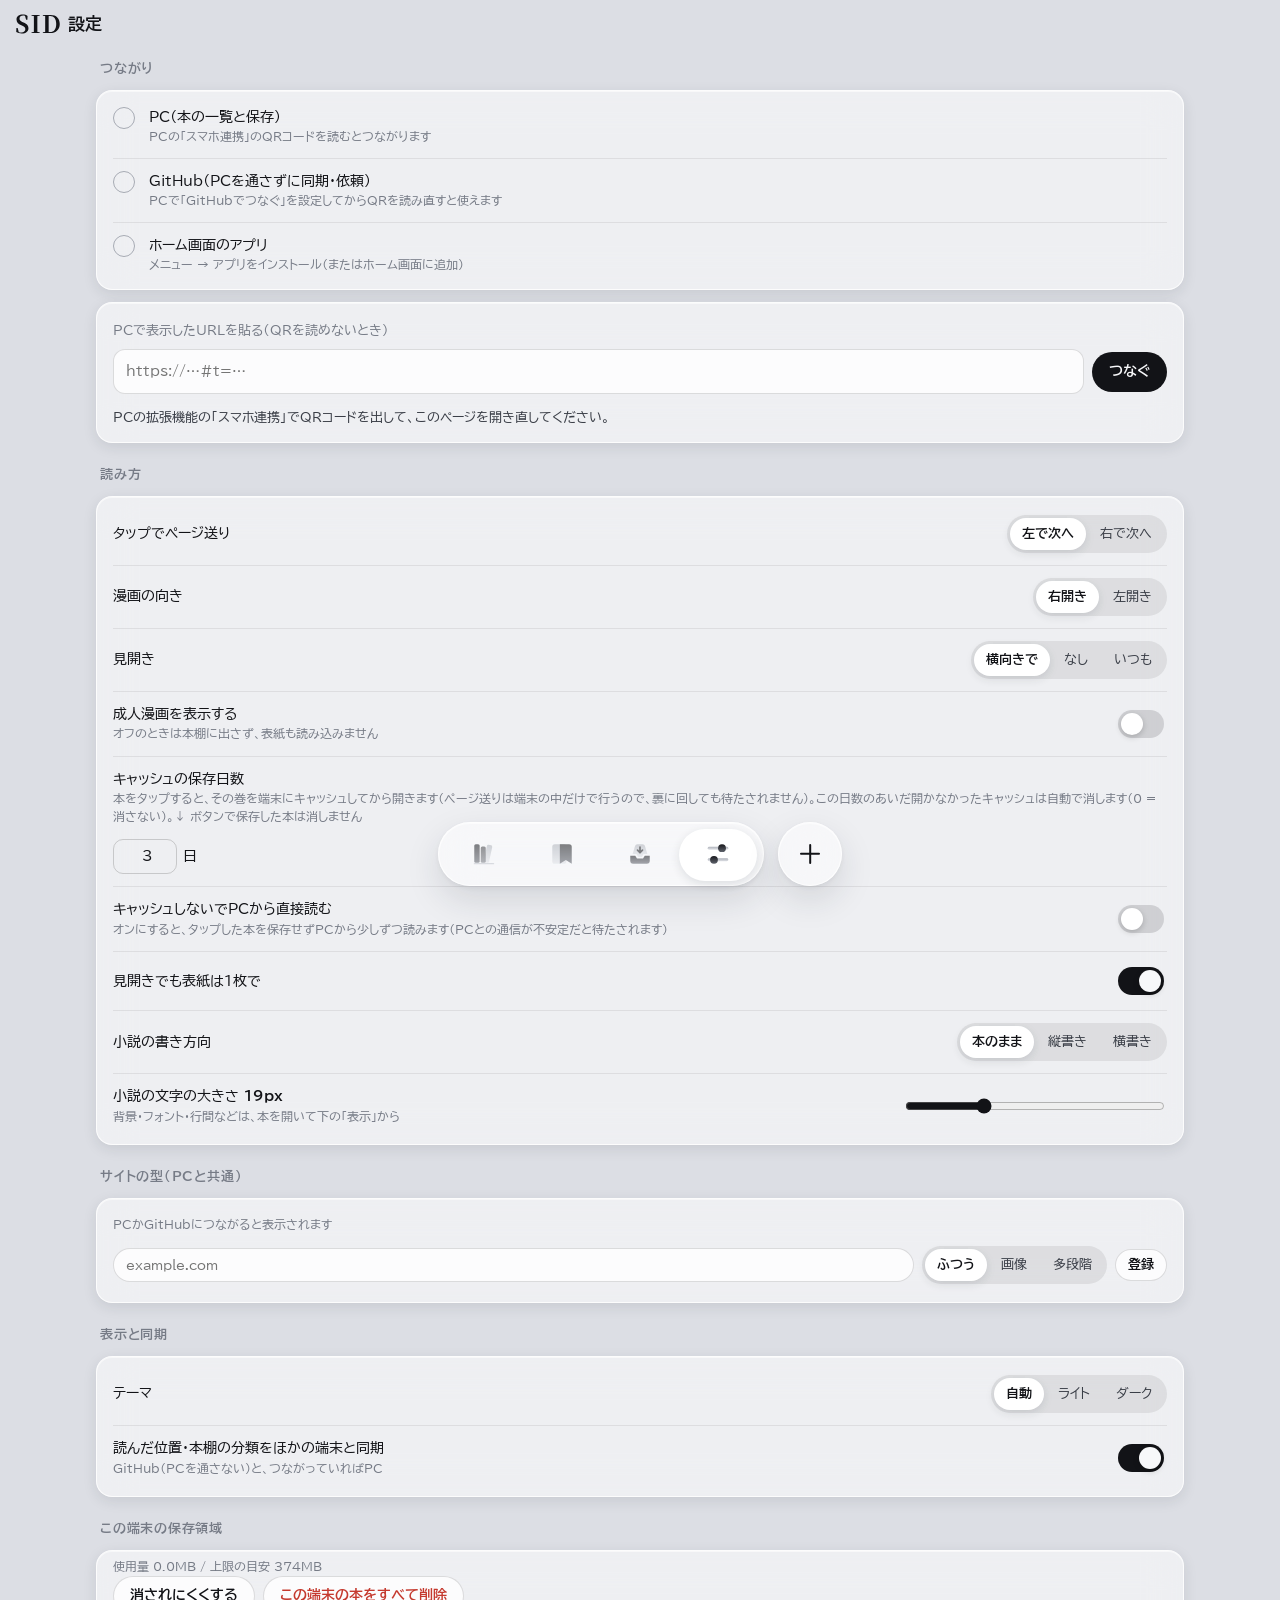
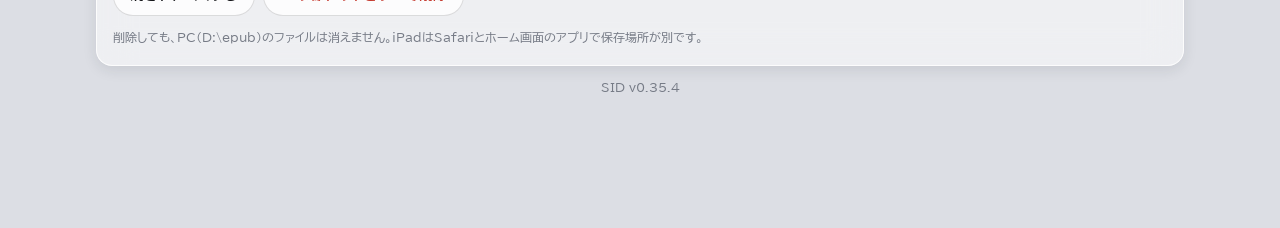
<file: index.html>
<!doctype html>
<html lang="ja">
<head>
  <meta charset="utf-8">
  <meta name="viewport" content="width=device-width,initial-scale=1,viewport-fit=cover">
  <meta name="theme-color" content="#eceef2" media="(prefers-color-scheme: light)">
  <meta name="theme-color" content="#0f1013" media="(prefers-color-scheme: dark)">
  <meta name="apple-mobile-web-app-capable" content="yes">
  <meta name="mobile-web-app-capable" content="yes">
  <meta name="apple-mobile-web-app-status-bar-style" content="default">
  <meta name="apple-mobile-web-app-title" content="SID">
  <title>SID</title>
  <link rel="manifest" href="manifest.webmanifest">
  <link rel="icon" href="icon.svg" type="image/svg+xml">
  <link rel="apple-touch-icon" href="icon-180.png">
  <link rel="preconnect" href="https://fonts.googleapis.com">
  <link rel="preconnect" href="https://fonts.gstatic.com" crossorigin>
  <link rel="stylesheet" href="https://fonts.googleapis.com/css2?family=BIZ+UDPGothic:wght@400;700&display=swap">
  <link rel="stylesheet" href="app.css?v=0.35.4">
</head>
<body>
  <svg width="0" height="0" style="position:absolute" aria-hidden="true">
    <defs>
      <linearGradient id="gInk" x1="0" y1="0" x2="0" y2="1"><stop offset="0" style="stop-color:var(--ico-a)"/><stop offset="1" style="stop-color:var(--ico-b)"/></linearGradient>
      <linearGradient id="gSoft" x1="0" y1="0" x2="0" y2="1"><stop offset="0" style="stop-color:var(--ico-c)"/><stop offset="1" style="stop-color:var(--ico-d)"/></linearGradient>
      <symbol id="mark" viewBox="42 -769 1812 798"><path fill="currentColor" d="M277 19C453 19 555 -68 555 -198C555 -307 503 -366 352 -432L302 -454C229 -486 187 -525 187 -596C187 -675 249 -719 338 -719C368 -719 391 -715 415 -704L458 -547H511L518 -703C466 -739 400 -759 322 -759C171 -759 63 -686 63 -555C63 -441 131 -375 260 -318L306 -298C396 -259 426 -223 426 -154C426 -70 366 -22 264 -22C221 -22 189 -27 154 -42L111 -205H58L52 -41C108 -4 195 19 277 19ZM682 -708 777 -699C779 -597 779 -496 779 -394V-346C779 -243 779 -141 777 -42L682 -33V0H1017V-33L923 -42C921 -143 921 -245 921 -347V-394C921 -497 921 -599 923 -699L1017 -708V-741H682ZM1148 -708 1243 -699C1244 -597 1244 -496 1244 -390V-359C1244 -245 1244 -142 1243 -42L1148 -33V0H1449C1695 0 1844 -141 1844 -372C1844 -602 1704 -741 1466 -741H1148ZM1388 -36C1387 -139 1387 -244 1387 -359V-390C1387 -498 1387 -602 1388 -704H1451C1607 -704 1698 -588 1698 -370C1698 -161 1607 -36 1445 -36Z"/></symbol>
      <symbol id="i-shelf" viewBox="0 0 24 24"><rect x="13.2" y="3.6" width="5" height="16.4" rx="1.4" transform="rotate(12 15.7 11.8)" fill="url(#gSoft)"/><rect x="3" y="3" width="5" height="17" rx="1.4" fill="url(#gInk)"/><rect x="9" y="5" width="4.6" height="15" rx="1.4" fill="url(#gInk)" opacity=".82"/><rect x="2.5" y="20.2" width="19" height="1.6" rx=".8" fill="url(#gSoft)"/></symbol>
      <symbol id="i-cont" viewBox="0 0 24 24"><rect x="3" y="3" width="13" height="18" rx="2.4" fill="url(#gSoft)"/><path d="M10 3h8.6A2.4 2.4 0 0 1 21 5.4V21l-5.5-3.4L10 21z" fill="url(#gInk)"/></symbol>
      <symbol id="i-req" viewBox="0 0 24 24"><path d="M3 13.5h4.6l1.6 2.7h5.6l1.6-2.7H21v4.8A2.7 2.7 0 0 1 18.3 21H5.7A2.7 2.7 0 0 1 3 18.3z" fill="url(#gInk)"/><path d="M5.2 12 7.4 4.6A2.3 2.3 0 0 1 9.6 3h4.8a2.3 2.3 0 0 1 2.2 1.6l2.2 7.4h-3.5l-1.6 2.7h-3.4L8.7 12z" fill="url(#gSoft)"/><path d="M12 5.6v5.2m-2.3-2.3L12 10.8l2.3-2.3" style="stroke:var(--ico-a)" stroke-width="1.6" fill="none" stroke-linecap="round" stroke-linejoin="round"/></symbol>
      <symbol id="i-set" viewBox="0 0 24 24"><rect x="3" y="5.6" width="18" height="2.6" rx="1.3" fill="url(#gSoft)"/><rect x="3" y="15.8" width="18" height="2.6" rx="1.3" fill="url(#gSoft)"/><circle cx="15.5" cy="6.9" r="3.4" fill="url(#gInk)"/><circle cx="8.5" cy="17.1" r="3.4" fill="url(#gInk)"/></symbol>
      <symbol id="i-link" viewBox="0 0 24 24"><path d="M13.4 10.6a3.6 3.6 0 0 0-5.1 0l-3.2 3.2a3.6 3.6 0 0 0 5.1 5.1l1.2-1.2" style="stroke:var(--ico-b)" stroke-width="2.4" fill="none" stroke-linecap="round"/><path d="M10.6 13.4a3.6 3.6 0 0 0 5.1 0l3.2-3.2a3.6 3.6 0 0 0-5.1-5.1l-1.2 1.2" style="stroke:var(--ico-a)" stroke-width="2.4" fill="none" stroke-linecap="round"/></symbol>
      <symbol id="i-paste" viewBox="0 0 24 24"><rect x="4" y="4.5" width="16" height="17" rx="2.6" fill="url(#gSoft)"/><rect x="8" y="2.6" width="8" height="4" rx="1.4" fill="url(#gInk)"/><path d="M8.5 12h7M8.5 16h4.5" style="stroke:var(--ico-a)" stroke-width="1.8" stroke-linecap="round"/></symbol>
      <symbol id="i-file" viewBox="0 0 24 24"><path d="M6 2.8h7.5L19 8.3v10.5a2.4 2.4 0 0 1-2.4 2.4H6a2.4 2.4 0 0 1-2.4-2.4V5.2A2.4 2.4 0 0 1 6 2.8z" fill="url(#gSoft)"/><path d="M13.5 2.8V7a1.3 1.3 0 0 0 1.3 1.3H19z" fill="url(#gInk)"/><path d="M11.3 11.2v6m-2.6-2.6 2.6 2.6 2.6-2.6" style="stroke:var(--ico-a)" stroke-width="1.8" fill="none" stroke-linecap="round" stroke-linejoin="round"/></symbol>
      <symbol id="i-refresh" viewBox="0 0 24 24"><path d="M19.5 12a7.5 7.5 0 1 1-2.2-5.3" stroke="url(#gInk)" stroke-width="2.4" fill="none" stroke-linecap="round"/><path d="M20 3.6v5.2h-5.2z" fill="url(#gInk)"/></symbol>
      <symbol id="i-sync" viewBox="0 0 24 24"><path d="M4.5 10a7.6 7.6 0 0 1 13.4-3.2M19.5 14a7.6 7.6 0 0 1-13.4 3.2" stroke="url(#gInk)" stroke-width="2.2" fill="none" stroke-linecap="round"/><path d="M19.6 3.4v4.8h-4.8zM4.4 20.6v-4.8h4.8z" fill="url(#gSoft)"/></symbol>
      <symbol id="i-moon" viewBox="0 0 24 24"><path d="M20 14.6A8.4 8.4 0 0 1 9.4 4a8.4 8.4 0 1 0 10.6 10.6z" fill="url(#gInk)"/><circle cx="17.5" cy="5.5" r="1.4" fill="url(#gSoft)"/><circle cx="20.3" cy="9.3" r=".9" fill="url(#gSoft)"/></symbol>
      <symbol id="i-down" viewBox="0 0 24 24"><path d="M12 4v11m-4.5-4.5L12 15l4.5-4.5M5 19.5h14" stroke="currentColor" stroke-width="2" fill="none" stroke-linecap="round" stroke-linejoin="round"/></symbol>
      <symbol id="i-check" viewBox="0 0 24 24"><path d="m6 12.5 4 4 8-9" stroke="currentColor" stroke-width="2.2" fill="none" stroke-linecap="round" stroke-linejoin="round"/></symbol>
      <symbol id="i-trash" viewBox="0 0 24 24"><path d="M4.5 7h15M10 4h4M6.5 7l.9 12.1A2 2 0 0 0 9.4 21h5.2a2 2 0 0 0 2-1.9L17.5 7" stroke="currentColor" stroke-width="1.8" fill="none" stroke-linecap="round" stroke-linejoin="round"/></symbol>
      <symbol id="i-back" viewBox="0 0 24 24"><path d="M15 5 8 12l7 7" stroke="currentColor" stroke-width="2.2" fill="none" stroke-linecap="round" stroke-linejoin="round"/></symbol>
      <symbol id="i-x" viewBox="0 0 24 24"><path d="M6 6l12 12M18 6 6 18" stroke="currentColor" stroke-width="2.2" stroke-linecap="round"/></symbol>
      <symbol id="i-search" viewBox="0 0 24 24"><circle cx="10.5" cy="10.5" r="6" stroke="currentColor" stroke-width="2" fill="none"/><path d="m15 15 5 5" stroke="currentColor" stroke-width="2" stroke-linecap="round"/></symbol>
      <symbol id="i-up" viewBox="0 0 24 24"><path d="m6 14 6-6 6 6" stroke="currentColor" stroke-width="2.2" fill="none" stroke-linecap="round" stroke-linejoin="round"/></symbol>
      <symbol id="i-toc" viewBox="0 0 24 24"><path d="M8 6.5h12M8 12h12M8 17.5h12" stroke="currentColor" stroke-width="2" fill="none" stroke-linecap="round"/><circle cx="4" cy="6.5" r="1.3" fill="currentColor"/><circle cx="4" cy="12" r="1.3" fill="currentColor"/><circle cx="4" cy="17.5" r="1.3" fill="currentColor"/></symbol>
      <symbol id="i-more" viewBox="0 0 24 24"><circle cx="12" cy="5.2" r="2" fill="currentColor"/><circle cx="12" cy="12" r="2" fill="currentColor"/><circle cx="12" cy="18.8" r="2" fill="currentColor"/></symbol>
      <symbol id="i-gear" viewBox="0 0 24 24"><path d="M12 8.6a3.4 3.4 0 1 0 0 6.8 3.4 3.4 0 0 0 0-6.8Z" stroke="currentColor" stroke-width="1.9" fill="none"/><path d="M19.4 13.5a7.7 7.7 0 0 0 0-3l2-1.6-2-3.4-2.4 1a7.6 7.6 0 0 0-2.6-1.5L14 2.5h-4l-.4 2.5A7.6 7.6 0 0 0 7 6.5l-2.4-1-2 3.4 2 1.6a7.7 7.7 0 0 0 0 3l-2 1.6 2 3.4 2.4-1a7.6 7.6 0 0 0 2.6 1.5l.4 2.5h4l.4-2.5a7.6 7.6 0 0 0 2.6-1.5l2.4 1 2-3.4z" stroke="currentColor" stroke-width="1.7" fill="none" stroke-linejoin="round"/></symbol>
      <symbol id="i-full" viewBox="0 0 24 24"><path d="M4 9V4h5M20 9V4h-5M4 15v5h5M20 15v5h-5" stroke="currentColor" stroke-width="2" fill="none" stroke-linecap="round" stroke-linejoin="round"/></symbol>
      <symbol id="i-aa" viewBox="0 0 24 24"><path d="M3 18.5 8 5.5h1.6l5 13M4.9 14h7.8" stroke="currentColor" stroke-width="1.9" fill="none" stroke-linecap="round" stroke-linejoin="round"/><path d="M19 11.2c-2.2 0-3.4 1.2-3.4 2.9 0 1.6 1.1 2.6 2.7 2.6 1.1 0 1.9-.5 2.5-1.3v1.1M21 11.4v7" stroke="currentColor" stroke-width="1.7" fill="none" stroke-linecap="round"/></symbol>
      <symbol id="i-tag" viewBox="0 0 24 24"><path d="M3.5 12.3V4.8c0-.7.6-1.3 1.3-1.3h7.5l8.2 8.2a1.3 1.3 0 0 1 0 1.8l-7.3 7.3a1.3 1.3 0 0 1-1.8 0z" stroke="currentColor" stroke-width="1.8" fill="none" stroke-linejoin="round"/><circle cx="8.2" cy="8.2" r="1.6" fill="currentColor"/></symbol>
      <symbol id="i-dn" viewBox="0 0 24 24"><path d="m6 10 6 6 6-6" stroke="currentColor" stroke-width="2.2" fill="none" stroke-linecap="round" stroke-linejoin="round"/></symbol>
    </defs>
  </svg>

  <div class="backdrop" aria-hidden="true"></div>

  <header id="topbar" class="topbar">
    <div class="brand"><svg class="mark" aria-hidden="true"><use href="#mark"/></svg><span id="viewTitle">本棚</span></div>
    <label class="search glass" id="searchBox"><svg aria-hidden="true"><use href="#i-search"/></svg><input id="libFilter" type="search" placeholder="作品名でさがす" autocomplete="off"></label>
  </header>

  <main id="views">
    <section id="view-library" class="view">
      <div id="libNotice" class="notice hidden"></div>
      <div class="catTabs glass" id="shelfChips" role="tablist" aria-label="カテゴリ"></div>
      <div id="folderHead" class="folderHead hidden"><button id="folderBack" class="btn small" type="button"><svg><use href="#i-back"/></svg>戻る</button><div class="fhText"><small id="folderKind"></small><b id="folderName"></b></div></div>
      <div id="seriesGrid" class="libList"></div>
      <div id="libEmpty" class="empty hidden"></div>
    </section>

    <section id="view-continue" class="view hidden">
      <h2 class="h">続きを読む</h2>
      <div id="contList" class="contList"></div>
      <h2 class="h" id="savedHead">この端末に保存した本</h2>
      <div id="savedList" class="savedList"></div>
      <div id="storageInfo" class="muted small"></div>
    </section>

    <section id="view-requests" class="view hidden">
      <div id="pendingBox" class="notice hidden"></div>
      <ul id="reqList" class="reqList"></ul>
      <button id="reqAdd" class="btn primary wide" type="button">作品を追加</button>
    </section>

    <section id="view-settings" class="view hidden">
      <h2 class="h">つながり</h2>
      <ul id="connState" class="card list"></ul>
      <div class="card">
        <label class="field">PCで表示したURLを貼る（QRを読めないとき）
          <span class="row"><input id="tokenInput" type="text" autocomplete="off" spellcheck="false" placeholder="https://…#t=…"><button id="tokenSave" class="btn primary" type="button">つなぐ</button></span>
        </label>
        <div id="tokenMsg" class="msg"></div>
        <div id="homeAppBox" class="hidden">
          <p class="muted small" id="homeAppNote"></p>
          <div class="row wrap">
            <button id="pasteConnect" class="btn primary hidden" type="button">コピーしたURLでつなぐ</button>
            <button id="copyPairUrl" class="btn hidden" type="button">ホーム画面アプリ用のURLをコピー</button>
          </div>
        </div>
      </div>
      <h2 class="h">読み方</h2>
      <div class="card">
        <div class="setRow"><span>タップでページ送り</span><div class="seg" data-pref="tap"><button data-v="left" type="button">左で次へ</button><button data-v="right" type="button">右で次へ</button></div></div>
        <div class="setRow"><span>漫画の向き</span><div class="seg" data-pref="dir"><button data-v="rtl" type="button">右開き</button><button data-v="ltr" type="button">左開き</button></div></div>
        <div class="setRow"><span>見開き</span><div class="seg" data-pref="spread"><button data-v="auto" type="button">横向きで</button><button data-v="off" type="button">なし</button><button data-v="on" type="button">いつも</button></div></div>
        <label class="setRow"><span>成人漫画を表示する<small>オフのときは本棚に出さず、表紙も読み込みません</small></span><input id="prefShowAdult" type="checkbox" class="toggle"></label>
        <label class="setRow"><span>キャッシュの保存日数 <small>本をタップすると、その巻を端末にキャッシュしてから開きます（ページ送りは端末の中だけで行うので、裏に回しても待たされません）。この日数のあいだ開かなかったキャッシュは自動で消します（0 = 消さない）。↓ ボタンで保存した本は消しません</small></span><span class="numIn"><input id="prefCacheDays" type="number" min="0" max="365" step="1" inputmode="numeric"> 日</span></label>
        <label class="setRow"><span>キャッシュしないでPCから直接読む<small>オンにすると、タップした本を保存せずPCから少しずつ読みます（PCとの通信が不安定だと待たされます）</small></span><input id="prefStream" type="checkbox" class="toggle"></label>
        <label class="setRow"><span>見開きでも表紙は1枚で</span><input id="prefCoverSingle" type="checkbox" class="toggle"></label>
        <div class="setRow"><span>小説の書き方向</span><div class="seg" data-pref="wm"><button data-v="auto" type="button">本のまま</button><button data-v="vertical" type="button">縦書き</button><button data-v="horizontal" type="button">横書き</button></div></div>
        <label class="setRow"><span>小説の文字の大きさ <b id="fontSizeVal"></b><small>背景・フォント・行間などは、本を開いて下の「表示」から</small></span><input id="prefFont" type="range" min="12" max="36" step="1"></label>
      </div>
      <h2 class="h">サイトの型（PCと共通）</h2>
      <div class="card" id="siteModesCard">
        <div id="siteModesList" class="siteModesList muted small">PCかGitHubにつながると表示されます</div>
        <div class="row smAdd">
          <input id="smHost" type="text" class="folderInput" placeholder="example.com" autocomplete="off" spellcheck="false">
          <div class="seg" id="smNew"><button data-v="normal" type="button" class="on">ふつう</button><button data-v="gallery" type="button">画像</button><button data-v="chain" type="button">多段階</button></div>
          <button id="smAdd" class="btn small" type="button">登録</button>
        </div>
      </div>
      <h2 class="h">表示と同期</h2>
      <div class="card">
        <div class="setRow"><span>テーマ</span><div class="seg" data-pref="theme"><button data-v="auto" type="button">自動</button><button data-v="light" type="button">ライト</button><button data-v="dark" type="button">ダーク</button></div></div>
        <label class="setRow"><span>読んだ位置・本棚の分類をほかの端末と同期<small>GitHub（PCを通さない）と、つながっていればPC</small></span><input id="prefSync" type="checkbox" class="toggle"></label>
      </div>
      <h2 class="h">この端末の保存領域</h2>
      <div class="card">
        <div id="storageDetail" class="muted small"></div>
        <div id="nativeStorage" class="muted small hidden"></div>
        <div class="row wrap">
          <button id="persistBtn" class="btn" type="button">消されにくくする</button>
          <button id="installBtn" class="btn hidden" type="button">アプリにする</button>
          <button id="clearAll" class="btn danger" type="button">この端末の本をすべて削除</button>
        </div>
        <p class="muted small">削除しても、PC（D:\epub）のファイルは消えません。iPadはSafariとホーム画面のアプリで保存場所が別です。</p>
      </div>
      <p id="appVersion" class="muted small center"></p>
    </section>
  </main>

  <nav id="dock" class="dock" aria-label="画面">
    <div class="pill glass" id="pill">
      <span class="pillInd" id="pillInd" aria-hidden="true"></span>
      <button class="tab" data-view="library" type="button" aria-label="本棚" title="本棚"><svg><use href="#i-shelf"/></svg></button>
      <button class="tab" data-view="continue" type="button" aria-label="続き" title="続き"><svg><use href="#i-cont"/></svg></button>
      <button class="tab" data-view="requests" type="button" aria-label="依頼" title="依頼"><svg><use href="#i-req"/></svg><i class="dot hidden" id="reqDot"></i></button>
      <button class="tab" data-view="settings" type="button" aria-label="設定" title="設定"><svg><use href="#i-set"/></svg><i class="dot warn hidden" id="setDot"></i></button>
    </div>
    <div class="fabWrap">
      <div id="fabMenu" class="fabMenu glass" aria-hidden="true">
        <button data-act="add" type="button"><svg><use href="#i-link"/></svg><span>URLで追加</span></button>
        <button data-act="paste" type="button"><svg><use href="#i-paste"/></svg><span>貼り付け</span></button>
        <button data-act="file" type="button"><svg><use href="#i-file"/></svg><span>ファイル</span></button>
        <button data-act="reload" type="button"><svg><use href="#i-refresh"/></svg><span>一覧を更新</span></button>
        <button data-act="sync" type="button"><svg><use href="#i-sync"/></svg><span>今すぐ同期</span></button>
        <button data-act="theme" type="button"><svg><use href="#i-moon"/></svg><span>ダーク</span></button>
      </div>
      <button id="fab" class="fab glass" type="button" aria-label="メニュー" aria-expanded="false"><span class="plus" aria-hidden="true"></span></button>
    </div>
  </nav>
  <input id="importFile" type="file" accept=".epub,application/epub+zip" multiple hidden>

  <!-- 作品の詳細 / 追加（下から出るシート） -->
  <div id="scrim" class="scrim hidden"></div>
  <section id="seriesSheet" class="sheet glass hidden" aria-modal="true" role="dialog" aria-labelledby="ssTitle">
    <div class="grab" aria-hidden="true"></div>
    <div class="ssHead">
      <div class="ssCover" id="ssCover"></div>
      <div class="ssInfo">
        <div class="ssShelf" id="ssShelf"></div>
        <h3 id="ssTitle"></h3>
        <div class="muted small" id="ssMeta"></div>
        <div class="row wrap">
          <button id="ssSaveAll" class="btn primary small" type="button"><svg><use href="#i-down"/></svg>全部保存</button>
          <button id="ssDelAll" class="btn small" type="button"><svg><use href="#i-trash"/></svg>端末から削除</button>
          <button id="ssMetaBtn" class="btn small" type="button"><svg><use href="#i-tag"/></svg>分類</button>
        </div>
      </div>
      <button class="iconBtn sheetClose" type="button" aria-label="閉じる"><svg><use href="#i-x"/></svg></button>
    </div>
    <ul id="ssList" class="volList"></ul>
  </section>

  <!-- v0.24: 分類（長押しで出る） -->
  <section id="metaSheet" class="sheet glass hidden" aria-modal="true" role="dialog" aria-labelledby="msTitle">
    <div class="grab" aria-hidden="true"></div>
    <div class="sheetHead"><div class="msHead"><h3 id="msTitle"></h3><small id="msSub" class="muted"></small></div><button class="iconBtn sheetClose" type="button" aria-label="閉じる"><svg><use href="#i-x"/></svg></button></div>
    <div class="addBody">
      <div class="field">カテゴリ（押すとすぐ移します）
        <div class="seg wide catSeg" id="msCat">
          <button data-v="manga" type="button">漫画</button><button data-v="novel" type="button">小説</button><button data-v="amanga" type="button">成人漫画</button><button data-v="anovel" type="button">成人小説</button><button data-v="none" type="button">未分類</button>
        </div>
      </div>
      <label class="field">シリーズ（同じ名前の作品を1つにまとめます）
        <span class="row"><input id="msSeries" type="text" list="dlSeries" autocomplete="off"><button id="msSeriesClr" class="btn small" type="button">外す</button></span>
      </label>
      <label class="field">作者（シリーズ以外の本を作者でまとめます）
        <span class="row"><input id="msAuthor" type="text" list="dlAuthor" autocomplete="off"><button id="msAuthorClr" class="btn small" type="button">外す</button></span>
      </label>
      <div class="row wrap msActs" id="msActs"></div>
    </div>
    <div class="sheetFoot"><button id="msDone" class="btn primary grow" type="button">完了</button></div>
  </section>
  <datalist id="dlSeries"></datalist><datalist id="dlAuthor"></datalist>
  <div id="selBar" class="selBar glass hidden">
    <span id="selCount" class="grow"></span>
    <button id="selAll" class="btn small" type="button">このタブを全部</button>
    <button id="selApply" class="btn small primary" type="button">分類する</button>
    <button id="selCancel" class="iconBtn" type="button" aria-label="やめる"><svg><use href="#i-x"/></svg></button>
  </div>

  <section id="addSheet" class="sheet glass hidden" aria-modal="true" role="dialog" aria-labelledby="addTitle">
    <div class="grab" aria-hidden="true"></div>
    <div class="sheetHead"><h3 id="addTitle">作品を追加</h3><button class="iconBtn sheetClose" type="button" aria-label="閉じる"><svg><use href="#i-x"/></svg></button></div>
    <div class="addBody">
      <div class="field">一覧ページのURL
        <div class="row"><textarea id="addUrl" rows="2" placeholder="https://…（共有された文章のままでも大丈夫）"></textarea></div>
        <div class="row"><button id="pasteBtn" class="btn small" type="button"><svg><use href="#i-paste"/></svg>貼り付け</button><span class="grow"></span><span id="addConn" class="muted small"></span></div>
      </div>
      <div class="field">サイトの型
        <div class="seg wide" id="modeSeg">
          <button data-v="" type="button" class="on">自動<em>登録どおり</em></button>
          <button data-v="normal" type="button">ふつう<em>一覧→話</em></button>
          <button data-v="gallery" type="button">画像ページ<em>1冊に</em></button>
          <button data-v="chain" type="button">多段階<em>話→押す…</em></button>
        </div>
        <div class="muted small" id="modeHint">サイトごとに登録した型を使います（登録が無ければふつう）。</div>
        <label class="row small hidden" id="rememberRow"><input id="rememberMode" type="checkbox" class="toggle"><span>このサイトの型として覚える</span></label>
      </div>
      <label class="field">表紙の画像URL（任意）
        <input id="addCoverUrl" type="text" inputmode="url" autocomplete="off" spellcheck="false" placeholder="https://…（空欄なら一覧の画像か1ページ目）">
      </label>
      <div class="field">送り先
        <div class="row wrap">
          <label class="chip check"><input id="addKindle" type="checkbox"><span>Send to Kindle</span></label>
          <label class="chip check"><input id="addDrive" type="checkbox"><span>Google ドライブ</span></label>
        </div>
      </div>
      <div id="pickBox" class="pickBox hidden">
        <div class="pickHead">
          <input id="pickTitle" type="text" class="titleInput" aria-label="作品名">
          <input id="pickAuthor" type="text" class="authorInput" aria-label="作者" placeholder="作者（ページから読みます・直せます）">
          <div class="pickStats" id="pickStats"></div>
          <div class="row wrap hidden" id="galMethodRow">
            <span class="muted small">取り方</span>
            <select id="pickGalMethod" class="selSmall">
              <option value="">PCの設定どおり</option>
              <option value="open">1ページずつ開く（確実）</option>
              <option value="fetch">ページを開かずに読む（速い）</option>
              <option value="next">1ページ目から「次へ」で進む</option>
              <option value="tap">1ページ目から右タップで次々に（速い）</option>
            </select>
          </div>
          <div class="row wrap decRow" id="decRow">
            <span class="muted small">小数話</span>
            <div class="seg" id="decSeg"><button data-v="default" type="button" class="on">既定</button><button data-v="integer" type="button">整数話だけ</button><button data-v="all" type="button">含める</button></div>
          </div>
          <div class="row wrap">
            <button class="btn small" data-sel="new" type="button">新しい話だけ</button>
            <button class="btn small" data-sel="all" type="button" title="押すたびに 全部選ぶ ⇔ 全部外す">すべて</button>
            <button class="btn small" id="pickRange" type="button" title="選びたい範囲のいちばん上といちばん下をチェックしてから押すと、その間も全部選びます">間も選ぶ</button>
          </div>
        </div>
        <ol id="pickList" class="pickList"></ol>
      </div>
      <div id="addMsg" class="msg"></div>
    </div>
    <div class="sheetFoot">
      <button id="previewBtn" class="btn" type="button">話を選ぶ</button>
      <button id="addSubmit" class="btn primary grow" type="button">PCへ送る</button>
    </div>
  </section>

  <div id="reader" class="reader hidden" aria-hidden="true">
    <div id="stage" class="stage">
      <img id="pgA" alt="" draggable="false">
      <img id="pgB" alt="" draggable="false">
    </div>
    <div id="scrollView" class="scrollView hidden" aria-label="ページ（上下にスクロール）"></div>
    <iframe id="textFrame" class="textFrame hidden" title="本文" sandbox="allow-same-origin"></iframe>
    <div id="tapLayer" class="tapLayer"></div>
    <div id="rLoading" class="rLoading hidden"><span class="spin"></span></div>
    <!-- v0.35: ReadEraのような上下のバー（色は ⋮ → メニューの色 で選べる） -->
    <div id="rTop" class="rbar rTop hidden">
      <button id="rBack" class="rIcon" type="button" aria-label="本棚へ"><svg><use href="#i-back"/></svg></button>
      <div class="rHead">
        <div class="rTitle" id="rTitle"></div>
        <div class="rAuthor" id="rAuthor"></div>
        <div class="rSection" id="rSection"></div>
      </div>
      <button id="rTocBtn" class="rIcon" type="button" aria-label="目次"><svg><use href="#i-toc"/></svg></button>
      <button id="rAa" class="rIcon" type="button" aria-label="表示の設定" aria-expanded="false"><svg><use href="#i-more"/></svg></button>
    </div>
    <div id="rBottom" class="rbar rBottom hidden">
      <div class="rTools mangaTools">
        <button id="rSpread" class="rTool" type="button">見開き</button>
        <button id="rDir" class="rTool" type="button">右開き</button>
        <button id="rFlow" class="rTool" type="button">めくる</button>
        <button id="rWm" class="rTool hidden" type="button">縦書き</button>
        <button id="rFull" class="rTool" type="button" aria-label="全画面"><svg><use href="#i-full"/></svg></button>
      </div>
      <div class="rPage" id="rPage"></div>
      <div class="rSlideWrap"><div class="rTicks" id="rTicks"></div><input id="rSlider" type="range" min="1" max="1" value="1" aria-label="ページ"></div>
    </div>
    <!-- v0.35: 目次 -->
    <div id="rToc" class="rToc hidden" role="dialog" aria-label="目次">
      <div class="rTocHead"><b>目次</b><button id="rTocClose" class="rIcon" type="button" aria-label="閉じる"><svg><use href="#i-x"/></svg></button></div>
      <div id="rTocList" class="rTocList"></div>
    </div>
    <!-- 表示の設定（⋮）: 小説 = 書き方向・フォント・文字の大きさ・背景・メニューの色… ／ 漫画 = 読み方・見開き・向き・背景 -->
    <div id="rPanel" class="rPanel hidden" role="dialog" aria-label="表示の設定">
      <div class="rpTitle textOnly">小説の表示</div>
      <div class="rpTitle mangaOnly">漫画の表示</div>
      <div class="rpSec textOnly">
        <div class="rpLbl">書き方向</div>
        <div class="seg wide" id="rpWm"><button data-v="vertical" type="button">縦書き</button><button data-v="horizontal" type="button">横書き</button><button data-v="auto" type="button">本のまま</button></div>
      </div>
      <div class="rpSec textOnly">
        <div class="rpRow"><span class="rpLbl">文字の大きさ</span><b id="rpSizeV"></b></div>
        <div class="rpSlide"><button id="rpSizeDn" class="rpStep" type="button" aria-label="小さく">A−</button><input id="rpSize" type="range" min="12" max="40" step="1"><button id="rpSizeUp" class="rpStep big" type="button" aria-label="大きく">A＋</button></div>
      </div>
      <div class="rpSec textOnly">
        <div class="rpRow"><span class="rpLbl">文字の太さ</span><b id="rpThickV"></b></div>
        <div class="rpSlide"><button id="rpThickDn" class="rpStep" type="button" aria-label="細く">細</button><input id="rpThick" type="range" min="0" max="8" step="1"><button id="rpThickUp" class="rpStep big" type="button" aria-label="太く"><b>太</b></button></div>
      </div>
      <div class="rpSec textOnly">
        <div class="rpLbl">フォント</div>
        <div class="fontList" id="rpFont"></div>
        <div class="rpNote" id="rpFontNote"></div>
      </div>
      <div class="rpSec textOnly">
        <div class="rpLbl">背景の色</div>
        <div class="swatches" id="rpBg"></div>
      </div>
      <div class="rpSec">
        <div class="rpLbl">メニューの色</div>
        <div class="swatches bars" id="rpBar"></div>
      </div>
      <div class="rpSec textOnly">
        <div class="rpRow"><span class="rpLbl">行間</span><b id="rpLhV"></b></div>
        <input id="rpLh" type="range" min="1.3" max="2.6" step="0.05">
      </div>
      <div class="rpSec textOnly">
        <div class="rpRow"><span class="rpLbl">余白</span><b id="rpPadV"></b></div>
        <input id="rpPad" type="range" min="0.3" max="2.4" step="0.1">
      </div>
      <div class="rpSec textOnly">
        <label class="rpRow"><span class="rpLbl">両端そろえ</span><input id="rpJustify" type="checkbox" class="toggle"></label>
        <label class="rpRow"><span class="rpLbl">本のフォント・色を使わない</span><input id="rpOverride" type="checkbox" class="toggle"></label>
      </div>
      <div class="rpSec mangaOnly">
        <div class="rpLbl">読み方</div>
        <div class="seg wide" id="rpFlow"><button data-v="page" type="button">ページをめくる（左右・上下のスワイプ）</button><button data-v="scroll" type="button">縦につなげてスクロール</button></div>
      </div>
      <div class="rpSec mangaOnly">
        <div class="rpLbl">見開き</div>
        <div class="seg wide" id="rpSpread"><button data-v="auto" type="button">横向きで</button><button data-v="off" type="button">なし</button><button data-v="on" type="button">いつも</button></div>
      </div>
      <div class="rpSec mangaOnly">
        <div class="rpLbl">ページの向き</div>
        <div class="seg wide" id="rpDir"><button data-v="rtl" type="button">右開き（日本の漫画）</button><button data-v="ltr" type="button">左開き</button></div>
      </div>
      <div class="rpSec mangaOnly">
        <div class="rpLbl">まわりの色</div>
        <div class="seg wide" id="rpMbg"><button data-v="auto" type="button">テーマ</button><button data-v="black" type="button">黒</button><button data-v="white" type="button">白</button></div>
      </div>
      <div class="rpSec">
        <div class="rpLbl">タップで次へ</div>
        <div class="seg wide" id="rpTap"><button data-v="left" type="button">左をタップ</button><button data-v="right" type="button">右をタップ</button></div>
      </div>
      <div class="rpSec">
        <button id="rpFull" class="rpWide" type="button"><svg><use href="#i-full"/></svg>全画面</button>
      </div>
    </div>
  </div>

  <div id="dlOverlay" class="dlOverlay hidden" role="dialog" aria-label="読み込み中">
    <div class="dlBox glass">
      <div class="dlHead">端末に読み込んでいます</div>
      <div id="dlOvTitle" class="dlTitle"></div>
      <div class="dlTrack"><i id="dlOvBar"></i></div>
      <div class="dlFoot"><span id="dlOvPct">0%</span><button id="dlOvClose" class="btn" type="button">裏で続ける</button></div>
    </div>
  </div>
  <div id="toast" class="toast glass hidden" role="status" aria-live="polite"></div>
  <script src="app.js?v=0.35.4"></script>
</body>
</html>
</file>
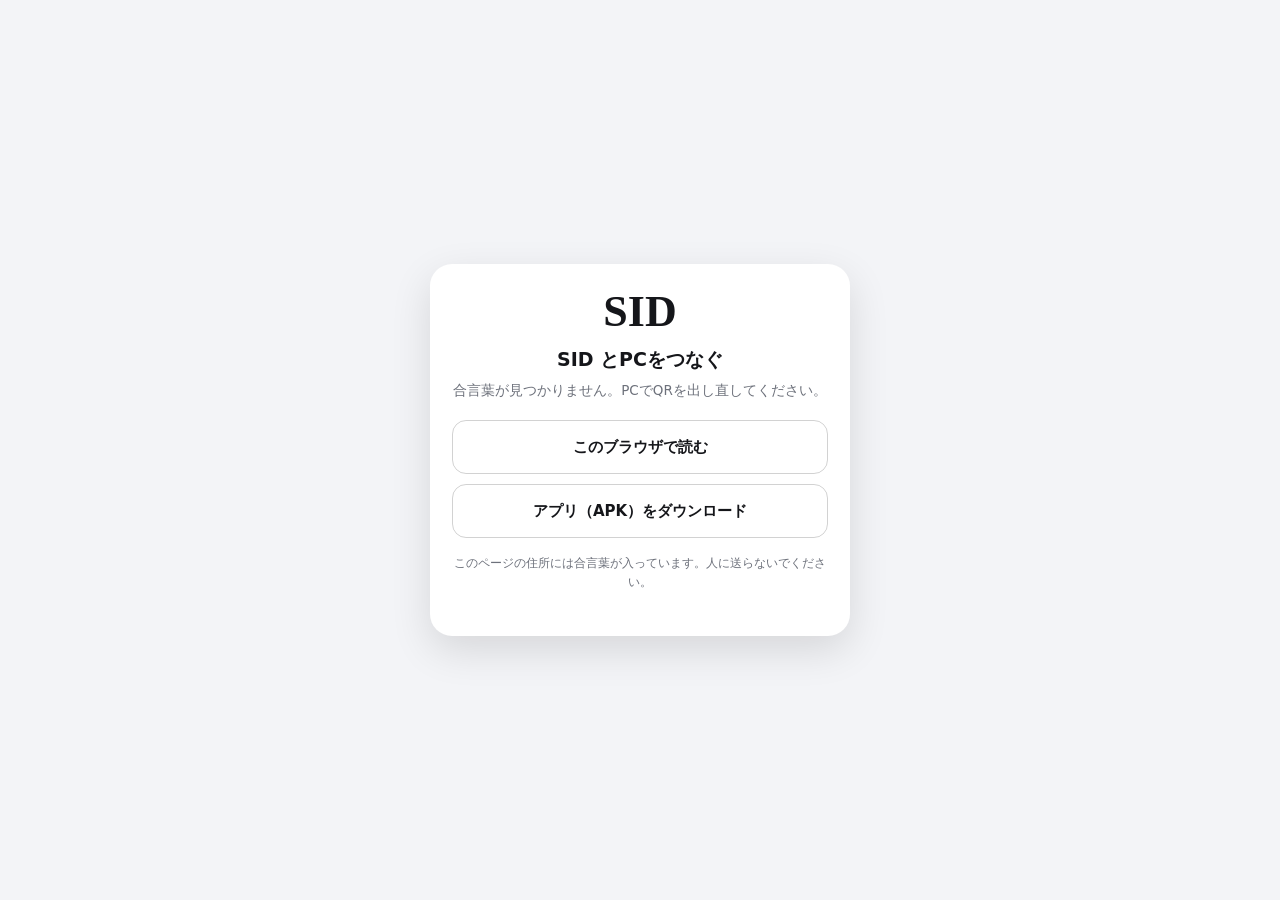
<file: pair.html>
<!doctype html>
<html lang="ja">
<head>
<meta charset="utf-8">
<meta name="viewport" content="width=device-width,initial-scale=1">
<meta name="referrer" content="no-referrer">
<title>SID とつなぐ</title>
<style>
  :root { color-scheme: light dark; --bg: #f3f4f7; --card: #fff; --ink: #15161a; --mute: #6d717b; --acc: #15161a; --acc-ink: #fff; }
  @media (prefers-color-scheme: dark) { :root { --bg: #0f1013; --card: #1b1c21; --ink: #eef0f4; --mute: #9094a0; --acc: #eef0f4; --acc-ink: #15161a; } }
  * { box-sizing: border-box; }
  body { margin: 0; min-height: 100vh; display: grid; place-items: center; background: var(--bg); color: var(--ink);
         font: 15px/1.6 "BIZ UDPGothic", "Hiragino Sans", "Noto Sans JP", system-ui, sans-serif; padding: 16px; }
  main { width: min(420px, 100%); background: var(--card); border-radius: 22px; padding: 26px 22px; box-shadow: 0 14px 40px rgba(0,0,0,.12); text-align: center; }
  .mark { font: 700 44px/1 Georgia, serif; }
  h1 { font-size: 19px; margin: 10px 0 4px; }
  p { color: var(--mute); margin: 6px 0 18px; font-size: 13.5px; }
  a.btn { display: block; padding: 14px; border-radius: 14px; text-decoration: none; font-weight: 700; margin-top: 10px; }
  .primary { background: var(--acc); color: var(--acc-ink); }
  .ghost { color: var(--ink); border: 1px solid rgba(127,127,127,.35); }
  .small { font-size: 12px; margin-top: 16px; }
</style>
</head>
<body>
<main>
  <div class="mark">SID</div>
  <h1>SID とPCをつなぐ</h1>
  <p id="msg">Androidアプリを入れたスマホなら「アプリで開く」を押してください。</p>
  <a id="openApp" class="btn primary" href="#">アプリで開く</a>
  <a id="openWeb" class="btn ghost" href="#">このブラウザで読む</a>
  <a id="getApk" class="btn ghost" href="rreader.apk">アプリ（APK）をダウンロード</a>
  <p class="small">このページの住所には合言葉が入っています。人に送らないでください。</p>
</main>
<script>
"use strict";
// v0.23: QRを短くするため、PCのhelperが /app/p/<コード> → ここへ合言葉付きで転送する。
(() => {
  const hash = location.hash.slice(1);
  history.replaceState(null, "", location.pathname);
  const webUrl = `${location.origin}/app/#${hash}`;
  const isAndroid = /Android/i.test(navigator.userAgent);
  // アプリが入っていないときはAPKのダウンロードへ
  const intent = `intent://pair?u=${encodeURIComponent(webUrl)}#Intent;scheme=rreader;package=jp.rreader.app;S.browser_fallback_url=${encodeURIComponent(location.origin + "/app/rreader.apk")};end`;
  const plain = `rreader://pair?u=${encodeURIComponent(webUrl)}`;
  const openApp = document.getElementById("openApp");
  openApp.href = isAndroid ? intent : plain;
  document.getElementById("openWeb").href = webUrl;
  if (!hash) { document.getElementById("msg").textContent = "合言葉が見つかりません。PCでQRを出し直してください。"; openApp.remove(); return; }
  if (!isAndroid) { openApp.remove(); document.getElementById("getApk").remove(); document.getElementById("msg").textContent = "このブラウザで読むには下のボタンを押してください。"; }

})();
</script>
</body>
</html>
</file>
<file: app.css>
/* ℜ Reader v0.21 — ガラスの質感・ライト/ダーク */
:root {
  color-scheme: light;
  --bg1: #f7f8fa; --bg2: #dcdee4; --bg3: #e9eaee;
  --ink: #121317; --ink2: #3a3e47; --mute: #767b86; --faint: #a6aab3;
  --line: rgba(18, 19, 23, .08); --line2: rgba(18, 19, 23, .14);
  --glass: rgba(255, 255, 255, .52); --glass-hi: rgba(255, 255, 255, .8); --glass-brd: rgba(255, 255, 255, .78);
  --glass-in: rgba(255, 255, 255, .55);
  --tile: rgba(236, 237, 241, .82);
  --shadow: 0 14px 34px rgba(34, 38, 52, .13), 0 2px 6px rgba(34, 38, 52, .06);
  --shadow-s: 0 4px 14px rgba(34, 38, 52, .1);
  --ind: #ffffff; --ind-shadow: 0 3px 10px rgba(34, 38, 52, .12);
  --ico-a: #18191d; --ico-b: #5e626b; --ico-c: #aeb2ba; --ico-d: #dfe1e6;
  --ok: #2b8a57; --warn: #b5751d; --bad: #c53a2f;
  --paper: #f3f1ec; --reader-bg: #f4f4f2;
  --r: 16px; --r-s: 11px;
  --font: "BIZ UDPGothic", "Hiragino Sans", "Yu Gothic UI", "Noto Sans JP", system-ui, sans-serif;
  --ease: cubic-bezier(.22, .8, .24, 1);
  --spring: cubic-bezier(.34, 1.36, .5, 1);
  --safe-b: env(safe-area-inset-bottom, 0px);
  --safe-t: env(safe-area-inset-top, 0px);
}
@media (prefers-color-scheme: dark) {
  :root:not([data-theme="light"]) {
    color-scheme: dark;
    --bg1: #1a1b20; --bg2: #08090b; --bg3: #121317;
    --ink: #eff1f5; --ink2: #c7cad1; --mute: #8e939e; --faint: #5d616b;
    --line: rgba(255, 255, 255, .07); --line2: rgba(255, 255, 255, .13);
    --glass: rgba(38, 40, 46, .5); --glass-hi: rgba(48, 50, 57, .82); --glass-brd: rgba(255, 255, 255, .09);
    --glass-in: rgba(255, 255, 255, .06);
    --tile: rgba(255, 255, 255, .06);
    --shadow: 0 16px 38px rgba(0, 0, 0, .45), 0 2px 6px rgba(0, 0, 0, .3);
    --shadow-s: 0 4px 14px rgba(0, 0, 0, .35);
    --ind: rgba(255, 255, 255, .14); --ind-shadow: inset 0 1px 0 rgba(255, 255, 255, .12);
    --ico-a: #f5f6f8; --ico-b: #a7abb4; --ico-c: #6d717b; --ico-d: #3c3f47;
    --ok: #5fcf92; --warn: #e7a84f; --bad: #ff7b6e;
    --paper: #16171a; --reader-bg: #0c0c0d;
  }
}
:root[data-theme="dark"] {
  color-scheme: dark;
  --bg1: #1a1b20; --bg2: #08090b; --bg3: #121317;
  --ink: #eff1f5; --ink2: #c7cad1; --mute: #8e939e; --faint: #5d616b;
  --line: rgba(255, 255, 255, .07); --line2: rgba(255, 255, 255, .13);
  --glass: rgba(38, 40, 46, .5); --glass-hi: rgba(48, 50, 57, .82); --glass-brd: rgba(255, 255, 255, .09);
  --glass-in: rgba(255, 255, 255, .06);
  --tile: rgba(255, 255, 255, .06);
  --shadow: 0 16px 38px rgba(0, 0, 0, .45), 0 2px 6px rgba(0, 0, 0, .3);
  --shadow-s: 0 4px 14px rgba(0, 0, 0, .35);
  --ind: rgba(255, 255, 255, .14); --ind-shadow: inset 0 1px 0 rgba(255, 255, 255, .12);
  --ico-a: #f5f6f8; --ico-b: #a7abb4; --ico-c: #6d717b; --ico-d: #3c3f47;
  --ok: #5fcf92; --warn: #e7a84f; --bad: #ff7b6e;
  --paper: #16171a; --reader-bg: #0c0c0d;
}

* { box-sizing: border-box; -webkit-tap-highlight-color: transparent; }
html { background: var(--bg2); -webkit-text-size-adjust: 100%; text-size-adjust: 100%; overflow-x: hidden; overflow-x: clip; } /* v0.35.1: 横にはみ出して画面が大きくならないように */
body {
  margin: 0; min-height: 100vh; color: var(--ink); background: var(--bg2);
  font: 14px/1.6 var(--font); font-feature-settings: "palt" 1;
  padding-bottom: calc(118px + var(--safe-b));
  -webkit-font-smoothing: antialiased;
}
.backdrop {
  position: fixed; inset: 0; z-index: -1; pointer-events: none;
  background:
    radial-gradient(120% 70% at 30% -10%, var(--bg1) 0%, transparent 62%),
    radial-gradient(90% 60% at 100% 110%, var(--bg3) 0%, transparent 60%),
    linear-gradient(180deg, var(--bg1) 0%, var(--bg2) 100%);
}
button, input, select, textarea { font: inherit; color: inherit; }
svg { width: 20px; height: 20px; flex: none; }
.hidden { display: none !important; }
.muted { color: var(--mute); }
.small { font-size: 12px; }
.center { text-align: center; }
.grow { flex: 1 1 auto; }
.row { display: flex; gap: 8px; align-items: center; }
.row.wrap { flex-wrap: wrap; }
.row.center { justify-content: center; }

.glass {
  background: var(--glass);
  -webkit-backdrop-filter: blur(22px) saturate(1.5);
  backdrop-filter: blur(22px) saturate(1.5);
  border: 1px solid var(--glass-brd);
  box-shadow: var(--shadow), inset 0 1px 0 var(--glass-in);
}

/* ---------- 上部 ---------- */
.topbar {
  position: sticky; top: 0; z-index: 20;
  display: flex; align-items: center; gap: 12px;
  padding: calc(10px + var(--safe-t)) 16px 10px;
  transition: transform .35s var(--ease), opacity .25s;
}
.topbar.hide { transform: translateY(-110%); opacity: 0; pointer-events: none; }
.topbar::before {
  content: ""; position: absolute; inset: 0; z-index: -1; opacity: 0; transition: opacity .25s;
  background: linear-gradient(180deg, var(--bg1) 30%, transparent);
}
.topbar.scrolled::before { opacity: .92; }
.brand { display: flex; align-items: center; gap: 8px; font-weight: 700; font-size: 17px; letter-spacing: .02em; min-width: 0; }
.brand .mark { width: 44px; height: 20px; color: var(--ink); flex: none; }   /* v0.35.1: ロゴは「SID」 */
.search {
  margin-left: auto; display: flex; align-items: center; gap: 6px; height: 38px; padding: 0 12px;
  border-radius: 999px; width: min(320px, 46vw); box-shadow: var(--shadow-s), inset 0 1px 0 var(--glass-in);
}
.search svg { width: 16px; height: 16px; color: var(--mute); }
.search input { border: 0; outline: 0; background: transparent; flex: 1 1 0; width: 0; min-width: 0; font-size: 13.5px; padding: 0; margin: 0; -webkit-appearance: none; appearance: none; }
.search { min-width: 0; overflow: hidden; } /* v0.35.1: 入力欄が枠の外へはみ出し、スマホで本棚だけ縮小表示→「続き」で大きく見える原因だった */
.search input::-webkit-search-cancel-button { filter: grayscale(1); }

main { max-width: 1120px; margin: 0 auto; padding: 4px 16px 0; }
.view { animation: viewIn .35s var(--ease); }
@keyframes viewIn { from { opacity: 0; transform: translateY(6px); } }
.h { font-size: 13px; font-weight: 700; color: var(--mute); letter-spacing: .06em; margin: 22px 4px 10px; }
.h:first-child { margin-top: 8px; }

/* ---------- 棚の切替 ---------- */
.chips { display: flex; gap: 8px; overflow-x: auto; padding: 4px 2px 12px; scrollbar-width: none; }
.chips::-webkit-scrollbar { display: none; }
.chip {
  flex: none; display: inline-flex; align-items: center; gap: 6px; height: 34px; padding: 0 14px; border-radius: 999px;
  border: 1px solid var(--line2); background: transparent; font-size: 13px; color: var(--ink2); cursor: pointer;
  transition: background .2s, color .2s, border-color .2s, box-shadow .2s;
}
.chip b { font-weight: 400; color: var(--mute); font-size: 11.5px; }
.chip.on { background: var(--ind); color: var(--ink); border-color: transparent; box-shadow: var(--shadow-s); font-weight: 700; }
.chip.check input { position: absolute; opacity: 0; pointer-events: none; }
.chip.check { position: relative; }
.chip.check:has(input:checked) { background: var(--ink); color: var(--bg1); border-color: transparent; }

/* ---------- 作品グリッド ---------- */
.seriesGrid { display: grid; grid-template-columns: repeat(auto-fill, minmax(clamp(98px, 28vw, 150px), 1fr)); gap: 20px 14px; }
.tile { all: unset; cursor: pointer; display: flex; flex-direction: column; gap: 7px; min-width: 0; position: relative; }
.tile:focus-visible .cv { outline: 2px solid var(--ink); outline-offset: 3px; }
.cv {
  position: relative; aspect-ratio: 2 / 3; border-radius: 12px; overflow: hidden; background: var(--tile);
  box-shadow: var(--shadow-s); transition: transform .3s var(--spring), box-shadow .3s;
}
.tile:active .cv { transform: scale(.97); }
@media (hover: hover) { .tile:hover .cv { transform: translateY(-3px); box-shadow: var(--shadow); } }
.cv img { width: 100%; height: 100%; object-fit: cover; display: block; }
.cv .ph {
  position: absolute; inset: 0; display: grid; place-items: center; padding: 10px; text-align: center;
  font-size: 12px; font-weight: 700; color: var(--ink2); line-height: 1.4;
  background: linear-gradient(160deg, var(--glass-hi), var(--tile));
}
.cv .ph.novel { writing-mode: vertical-rl; font-size: 14px; letter-spacing: .1em; font-family: "Hiragino Mincho ProN", "Yu Mincho", "Noto Serif JP", serif; }
.cv::after { content: ""; position: absolute; inset: 0; border-radius: inherit; box-shadow: inset 0 0 0 1px var(--line); pointer-events: none; }
.badgeSaved {
  position: absolute; right: 6px; top: 6px; min-width: 24px; height: 24px; padding: 0 6px; border-radius: 999px;
  display: grid; place-items: center; font-size: 11px; font-weight: 700; color: var(--ink);
  background: var(--glass-hi); -webkit-backdrop-filter: blur(10px); backdrop-filter: blur(10px); box-shadow: var(--shadow-s);
}
.badgeSaved svg { width: 14px; height: 14px; }
.tProg { position: absolute; left: 8px; right: 8px; bottom: 8px; height: 4px; border-radius: 4px; background: rgba(0, 0, 0, .25); overflow: hidden; }
.tProg i { display: block; height: 100%; background: #fff; border-radius: 4px; }
.tTitle { font-size: 12.5px; font-weight: 700; line-height: 1.35; display: -webkit-box; -webkit-line-clamp: 2; -webkit-box-orient: vertical; overflow: hidden; }
.tMeta { font-size: 11px; color: var(--mute); margin-top: -4px; white-space: nowrap; overflow: hidden; text-overflow: ellipsis; }
.tile.off .cv { filter: grayscale(.6); opacity: .62; }

.empty { text-align: center; padding: 48px 16px; color: var(--mute); }
.empty b { display: block; color: var(--ink); font-size: 15px; margin-bottom: 6px; }
.notice { border-radius: var(--r-s); padding: 10px 14px; margin: 4px 0 12px; font-size: 12.5px; background: var(--glass); border: 1px solid var(--glass-brd); color: var(--ink2); }
.notice.warn { border-color: color-mix(in srgb, var(--warn) 40%, transparent); }

/* ---------- 続き・保存済み ---------- */
.contList { display: grid; grid-template-columns: repeat(auto-fill, minmax(280px, 1fr)); gap: 12px; }
.contItem { all: unset; box-sizing: border-box; cursor: pointer; display: grid; grid-template-columns: 62px minmax(0, 1fr); gap: 12px; align-items: center; padding: 10px; border-radius: var(--r); min-width: 0; max-width: 100%; }
.contItem > div { min-width: 0; }
.contList { grid-template-columns: repeat(auto-fill, minmax(min(280px, 100%), 1fr)); }
.savedRow { grid-template-columns: 38px minmax(0, 1fr) auto; }
.contItem .cv { border-radius: 8px; }
.contItem .t { font-weight: 700; font-size: 13.5px; line-height: 1.35; display: -webkit-box; -webkit-line-clamp: 2; -webkit-box-orient: vertical; overflow: hidden; }
.contItem .s { font-size: 11.5px; color: var(--mute); margin: 2px 0 7px; white-space: nowrap; overflow: hidden; text-overflow: ellipsis; }
.bar { height: 5px; border-radius: 5px; background: var(--line2); overflow: hidden; }
.bar i { display: block; height: 100%; background: var(--ink); border-radius: 5px; transition: width .4s var(--ease); }
.savedList { display: flex; flex-direction: column; gap: 2px; }
.savedRow { display: grid; grid-template-columns: 38px 1fr auto; gap: 10px; align-items: center; padding: 8px 6px; border-bottom: 1px solid var(--line); }
.savedRow .cv { border-radius: 5px; box-shadow: none; }
.savedRow .n { font-size: 13px; font-weight: 700; white-space: nowrap; overflow: hidden; text-overflow: ellipsis; }
.savedRow .m { font-size: 11px; color: var(--mute); }

/* ---------- 依頼 ---------- */
.reqList { list-style: none; margin: 0 0 16px; padding: 0; display: flex; flex-direction: column; gap: 10px; }
.reqList li { padding: 12px 14px; border-radius: var(--r); }
.reqList .t { font-weight: 700; font-size: 13.5px; word-break: break-all; display: flex; gap: 8px; align-items: baseline; }
.reqList .m { font-size: 12px; color: var(--mute); margin-top: 3px; }
.st { flex: none; font-size: 11px; font-weight: 700; padding: 1px 9px; border-radius: 999px; border: 1px solid var(--line2); color: var(--ink2); }
.st.done { color: var(--ok); border-color: currentColor; }
.st.error { color: var(--bad); border-color: currentColor; }
.st.running, .st.taken { color: var(--warn); border-color: currentColor; }

/* ---------- 設定 ---------- */
.card { border-radius: var(--r); padding: 6px 16px; background: var(--glass); border: 1px solid var(--glass-brd); box-shadow: var(--shadow-s), inset 0 1px 0 var(--glass-in); -webkit-backdrop-filter: blur(18px); backdrop-filter: blur(18px); margin-bottom: 8px; }
.card.list { list-style: none; margin: 0 0 12px; padding: 4px 16px; }
.card.list li { display: grid; grid-template-columns: 26px 1fr; gap: 10px; padding: 11px 0; border-bottom: 1px solid var(--line); align-items: start; }
.card.list li:last-child { border-bottom: 0; }
.card.list small { white-space: pre-line; display: block; color: var(--mute); font-size: 11.5px; word-break: break-all; }
.mk { width: 22px; height: 22px; border-radius: 50%; display: grid; place-items: center; font-size: 12px; font-weight: 700; border: 1.5px solid var(--faint); color: var(--faint); margin-top: 1px; }
.mk.ok { background: var(--ok); border-color: var(--ok); color: #fff; }
.mk.ng { border-color: var(--warn); color: var(--warn); }
.setRow { display: flex; align-items: center; justify-content: space-between; gap: 12px; padding: 12px 0; border-bottom: 1px solid var(--line); flex-wrap: wrap; }
.setRow:last-child { border-bottom: 0; }
.setRow > span { font-size: 13.5px; }
.setRow small { display: block; font-size: 11.5px; color: var(--mute); }
.setRow input[type=range] { flex: 1 1 160px; max-width: 260px; accent-color: var(--ink); }
.field { display: flex; flex-direction: column; gap: 8px; padding: 12px 0; font-size: 12.5px; color: var(--mute); }
.field input[type=text], .field textarea, .titleInput, .authorInput {
  width: 100%; border: 1px solid var(--line2); border-radius: 12px; padding: 10px 12px; background: var(--glass-hi);
  color: var(--ink); outline: none; resize: vertical; font-size: 14px;
}
.field input:focus, .field textarea:focus, .titleInput:focus { border-color: var(--ink2); }
.msg { min-height: 1.4em; font-size: 12.5px; color: var(--ink2); padding: 2px 0 8px; white-space: pre-wrap; }
.seg { display: inline-flex; padding: 3px; gap: 2px; border-radius: 999px; background: var(--line); }
.seg button { border: 0; background: transparent; border-radius: 999px; padding: 6px 12px; font-size: 12.5px; color: var(--ink2); cursor: pointer; white-space: nowrap; transition: background .2s, box-shadow .2s, color .2s; }
.seg button.on { background: var(--ind); color: var(--ink); font-weight: 700; box-shadow: var(--ind-shadow); }
.seg button:disabled { opacity: .5; cursor: not-allowed; }
.seg button em { font-style: normal; font-size: 10px; margin-left: 4px; color: var(--mute); }
.seg.wide { display: flex; flex-wrap: wrap; border-radius: 16px; }
.seg.wide { flex-wrap: nowrap; }
.seg.wide button { flex: 1 1 0; border-radius: 13px; padding: 7px 4px; display: flex; flex-direction: column; align-items: center; line-height: 1.3; white-space: normal; }
.seg.wide button em { margin: 0; }
.toggle { appearance: none; -webkit-appearance: none; width: 46px; height: 28px; border-radius: 999px; background: var(--line2); position: relative; cursor: pointer; transition: background .2s; flex: none; }
.toggle::after { content: ""; position: absolute; left: 3px; top: 3px; width: 22px; height: 22px; border-radius: 50%; background: #fff; box-shadow: 0 2px 6px rgba(0, 0, 0, .2); transition: transform .3s var(--spring); }
.toggle:checked { background: var(--ink); }
.toggle:checked::after { transform: translateX(18px); background: var(--bg1); }

/* ---------- ボタン ---------- */
.btn {
  white-space: nowrap; flex: none;
  display: inline-flex; align-items: center; justify-content: center; gap: 6px; height: 40px; padding: 0 16px; border-radius: 999px;
  border: 1px solid var(--line2); background: var(--glass-hi); color: var(--ink); font-size: 13.5px; font-weight: 700; cursor: pointer;
  transition: transform .2s var(--spring), background .2s, opacity .2s;
}
.btn:active { transform: scale(.96); }
.btn svg { width: 16px; height: 16px; }
.btn.small { height: 32px; padding: 0 12px; font-size: 12.5px; }
.btn.primary { background: var(--ink); color: var(--bg1); border-color: transparent; }
.btn.danger { color: var(--bad); }
.btn.wide { width: 100%; }
.btn:disabled { opacity: .45; cursor: not-allowed; }
.iconBtn { width: 38px; height: 38px; border-radius: 50%; border: 0; background: transparent; display: grid; place-items: center; cursor: pointer; color: var(--ink); }
.iconBtn:active { background: var(--line); }

/* ---------- 下のドック（ピル + ＋） ---------- */
.dock {
  position: fixed; left: 0; right: 0; bottom: calc(14px + var(--safe-b)); z-index: 40;
  display: flex; justify-content: center; align-items: flex-end; gap: 14px; pointer-events: none;
  transition: transform .4s var(--ease), opacity .3s;
}
.dock > * { pointer-events: auto; }
.dock.hide { transform: translateY(140%); opacity: 0; }
.pill {
  position: relative; display: flex; align-items: center; height: 64px; padding: 6px; border-radius: 999px;
  transition: transform .45s var(--spring), opacity .25s var(--ease);
  transform-origin: 70% 100%;
}
.tab {
  position: relative; z-index: 1; width: clamp(58px, 17vw, 78px); height: 52px; border: 0; background: transparent; border-radius: 999px;
  display: grid; place-items: center; cursor: pointer; transition: transform .25s var(--spring);
}
.tab svg { width: 26px; height: 26px; transition: transform .35s var(--spring), opacity .2s; opacity: .55; }
.tab.on svg { opacity: 1; transform: scale(1.06); }
.tab:active svg { transform: scale(.88); }
.tab .dot { position: absolute; top: 11px; right: calc(50% - 18px); width: 8px; height: 8px; border-radius: 50%; background: var(--ink); box-shadow: 0 0 0 2px var(--glass-hi); }
.tab .dot.warn { background: var(--warn); }
.pillInd {
  position: absolute; z-index: 0; top: 6px; left: 6px; height: 52px; border-radius: 999px; background: var(--ind); box-shadow: var(--ind-shadow);
  transition: transform .45s var(--spring), width .45s var(--spring);
}
.fabWrap { position: relative; width: 64px; height: 64px; }
.fab {
  position: absolute; inset: 0; width: 64px; height: 64px; border-radius: 50%; cursor: pointer; display: grid; place-items: center;
  transition: transform .45s var(--spring), background .3s;
}
.fab:active { transform: scale(.92); }
.plus { position: relative; width: 20px; height: 20px; transition: transform .45s var(--spring); }
.plus::before, .plus::after { content: ""; position: absolute; left: 50%; top: 50%; width: 20px; height: 2.4px; border-radius: 2px; background: var(--ink); transform: translate(-50%, -50%); }
.plus::after { transform: translate(-50%, -50%) rotate(90deg); }
.dock.open .plus { transform: rotate(135deg); }
.dock.open .fab { background: var(--glass-hi); }
.dock.open .pill { transform: scale(.82) translateY(10px); opacity: 0; pointer-events: none; }
.fabMenu {
  position: absolute; right: calc(100% + 14px); bottom: 0; width: min(330px, calc(100vw - 112px));
  display: grid; grid-template-columns: repeat(3, 1fr); gap: 8px; padding: 10px; border-radius: 26px;
  transform-origin: 100% 100%; transform: scale(.35) translate(30%, 10%); opacity: 0; pointer-events: none;
  transition: transform .5s var(--spring), opacity .25s var(--ease);
}
.dock.open .fabMenu { transform: none; opacity: 1; pointer-events: auto; }
.fabMenu button {
  border: 0; border-radius: 17px; background: var(--tile); display: flex; flex-direction: column; align-items: center; justify-content: center; gap: 6px;
  height: 76px; cursor: pointer; font-size: 11.5px; color: var(--ink); box-shadow: inset 0 1px 0 var(--glass-in);
  opacity: 0; transform: translateY(8px) scale(.94); transition: opacity .3s var(--ease), transform .45s var(--spring), background .2s;
}
.fabMenu button svg { width: 24px; height: 24px; }
.dock.open .fabMenu button { opacity: 1; transform: none; }
.dock.open .fabMenu button:nth-child(1) { transition-delay: .03s; }
.dock.open .fabMenu button:nth-child(2) { transition-delay: .06s; }
.dock.open .fabMenu button:nth-child(3) { transition-delay: .09s; }
.dock.open .fabMenu button:nth-child(4) { transition-delay: .12s; }
.dock.open .fabMenu button:nth-child(5) { transition-delay: .15s; }
.dock.open .fabMenu button:nth-child(6) { transition-delay: .18s; }
.fabMenu button:active { transform: scale(.94); }

/* ---------- シート ---------- */
.scrim { position: fixed; inset: 0; z-index: 50; background: rgba(10, 11, 14, .32); animation: fade .3s var(--ease); }
@keyframes fade { from { opacity: 0; } }
.sheet {
  position: fixed; z-index: 60; left: 0; right: 0; bottom: 0; max-height: 90vh; display: flex; flex-direction: column;
  border-radius: 26px 26px 0 0; background: var(--glass-hi); padding: 6px 0 calc(10px + var(--safe-b));
  animation: sheetIn .45s var(--ease);
}
@keyframes sheetIn { from { transform: translateY(100%); } }
.sheet.closing { animation: sheetOut .28s var(--ease) forwards; }
@keyframes sheetOut { to { transform: translateY(100%); } }
@media (min-width: 760px) {
  .sheet { left: 50%; right: auto; bottom: 50%; width: 640px; max-height: 84vh; border-radius: 26px; transform: translate(-50%, 50%); animation: dlgIn .4s var(--spring); }
  .sheet.closing { animation: dlgOut .2s var(--ease) forwards; }
  @keyframes dlgIn { from { opacity: 0; transform: translate(-50%, 54%) scale(.96); } }
  @keyframes dlgOut { to { opacity: 0; transform: translate(-50%, 54%) scale(.96); } }
  .grab { display: none; }
}
.grab { width: 40px; height: 5px; border-radius: 5px; background: var(--line2); margin: 4px auto 6px; flex: none; }
.sheetHead { display: flex; align-items: center; padding: 4px 12px 4px 20px; }
.sheetHead h3 { margin: 0; font-size: 16px; flex: 1; }
.sheetClose { margin-left: auto; }
.ssHead { position: relative; display: grid; grid-template-columns: 92px 1fr; gap: 14px; padding: 8px 16px 14px 18px; border-bottom: 1px solid var(--line); }
.ssHead .sheetClose { position: absolute; right: 8px; top: 0; }
.ssCover .cv { width: 92px; }
.ssInfo { min-width: 0; padding-right: 30px; }
.ssShelf { font-size: 11px; color: var(--mute); letter-spacing: .05em; }
.ssInfo h3 { margin: 2px 0 2px; font-size: 16.5px; line-height: 1.35; }
.ssInfo .row { margin-top: 10px; }
.volList { list-style: none; margin: 0; padding: 4px 8px 4px 14px; overflow-y: auto; overscroll-behavior: contain; }
.vol { display: grid; grid-template-columns: 1fr auto; gap: 10px; align-items: center; padding: 10px 6px; border-bottom: 1px solid var(--line); cursor: pointer; border-radius: 10px; }
.vol:active { background: var(--line); }
.vol .n { font-weight: 700; font-size: 13.5px; display: flex; gap: 8px; align-items: baseline; min-width: 0; }
.vol .n span { white-space: nowrap; overflow: hidden; text-overflow: ellipsis; }
.vol .n .no { flex: none; font-variant-numeric: tabular-nums; color: var(--mute); font-weight: 400; font-size: 12px; }
.vol .m { font-size: 11.5px; color: var(--mute); }
.vol .bar { margin-top: 5px; height: 3px; }
.vol.off { opacity: .5; }
.act { position: relative; width: 40px; height: 40px; border-radius: 50%; border: 1px solid var(--line2); background: var(--glass-hi); display: grid; place-items: center; cursor: pointer; color: var(--ink); }
.act svg { width: 18px; height: 18px; }
.act.saved { background: var(--ink); color: var(--bg1); border-color: transparent; }
.act .ring { position: absolute; inset: -1px; width: 40px; height: 40px; transform: rotate(-90deg); }
.act .ring circle { fill: none; stroke: var(--ink); stroke-width: 2.5; stroke-linecap: round; transition: stroke-dashoffset .2s; }
.act.busy svg:not(.ring) { opacity: .35; }
.addBody { overflow-y: auto; padding: 0 20px; overscroll-behavior: contain; }
.sheetFoot { display: flex; gap: 10px; padding: 12px 20px 4px; border-top: 1px solid var(--line); }
.pickBox { border-top: 1px solid var(--line); padding-top: 12px; }
.pickHead { display: flex; flex-direction: column; gap: 8px; }
.titleInput { font-weight: 700; font-size: 15px; }
.pickStats { font-size: 12px; color: var(--mute); }
.pickList { list-style: none; padding: 0; margin: 10px 0 0; }
.pk { display: grid; grid-template-columns: 26px 30px 1fr auto; gap: 8px; align-items: center; padding: 8px 2px; border-bottom: 1px solid var(--line); font-size: 13px; }
.pk input { width: 20px; height: 20px; accent-color: var(--ink); }
.pk.anchor { box-shadow: inset 3px 0 0 var(--ink); }
.pk .o { font-variant-numeric: tabular-nums; font-size: 11.5px; color: var(--mute); text-align: right; }
.pk .l { min-width: 0; }
.pk .l b { display: block; font-weight: 400; white-space: nowrap; overflow: hidden; text-overflow: ellipsis; }
.pk .l small { display: block; font-size: 10.5px; color: var(--faint); white-space: nowrap; overflow: hidden; text-overflow: ellipsis; }
.pk .mv { display: flex; gap: 2px; }
.pk .mv button { width: 30px; height: 30px; border-radius: 50%; border: 0; background: var(--line); display: grid; place-items: center; cursor: pointer; color: var(--ink2); }
.pk .mv button svg { width: 16px; height: 16px; }
.pk .mv button:disabled { opacity: .25; }
.pk.off .l b { color: var(--mute); }
.tag { display: inline-block; font-size: 10px; font-weight: 700; padding: 0 6px; border-radius: 999px; border: 1px solid var(--line2); color: var(--mute); margin-right: 5px; vertical-align: 1px; }
.tag.new { color: var(--ink); border-color: var(--ink); }
.tag.warn { color: var(--warn); border-color: currentColor; }

/* ---------- 読書画面 ---------- */
.reader { position: fixed; inset: 0; z-index: 80; background: var(--reader-bg); overflow: hidden; touch-action: none; }
.stage { position: absolute; inset: 0; display: flex; align-items: center; justify-content: center; gap: 0; }
.stage img { max-width: 100%; max-height: 100%; object-fit: contain; user-select: none; -webkit-user-select: none; }
.stage.spread img { max-width: 50%; }
.stage.textMode { display: none; }
.textFrame { position: absolute; left: 0; top: 0; width: 100%; height: 100%; border: 0; background: var(--paper); display: block; } /* v0.35: 幅・高さはJSで整数pxに固定（ずれ防止） */
.tapLayer { position: absolute; inset: 0; z-index: 2; }
.rLoading { position: fixed; left: 0; right: 0; top: calc(var(--safe-t, env(safe-area-inset-top)) + 14px); z-index: 70; display: flex; justify-content: center; pointer-events: none; }
.rLoading .spin { background: var(--glass, rgba(127,127,127,.25)); box-shadow: 0 2px 10px rgba(0,0,0,.25); }
.spin { width: 34px; height: 34px; border-radius: 50%; border: 3px solid var(--line2); border-top-color: var(--ink); animation: rot .8s linear infinite; }
@keyframes rot { to { transform: rotate(360deg); } }
.rbar { position: absolute; left: 10px; right: 10px; z-index: 4; border-radius: 20px; padding: 8px 12px; animation: barIn .3s var(--ease); }
@keyframes barIn { from { opacity: 0; } }
.rTop { top: calc(10px + var(--safe-t)); display: grid; grid-template-columns: auto 1fr auto; gap: 8px; align-items: center; }
.rTitle { font-size: 13px; font-weight: 700; white-space: nowrap; overflow: hidden; text-overflow: ellipsis; }
.rPage { font-size: 12px; color: var(--mute); font-variant-numeric: tabular-nums; padding-right: 4px; }
.rBottom { bottom: calc(10px + var(--safe-b)); display: flex; flex-direction: column; gap: 8px; }
.rBottom input[type=range] { width: 100%; accent-color: var(--ink); direction: rtl; }
.rBottom input[type=range].ltr { direction: ltr; }

/* ---------- トースト ---------- */
.toast {
  position: fixed; left: 50%; bottom: calc(96px + var(--safe-b)); transform: translateX(-50%); z-index: 100;
  padding: 10px 18px; border-radius: 999px; font-size: 13px; max-width: calc(100vw - 32px); background: var(--glass-hi);
  animation: toastIn .35s var(--spring);
}
@keyframes toastIn { from { opacity: 0; transform: translate(-50%, 12px) scale(.96); } }
.reader:not(.hidden) ~ .toast { bottom: calc(24px + var(--safe-b)); }

@media (prefers-reduced-motion: reduce) {
  *, *::before, *::after { animation-duration: .01ms !important; transition-duration: .01ms !important; }
}
@media (max-width: 420px) {
  .search { width: 44vw; }
  .dock { gap: 10px; }
  .fabMenu { right: calc(100% + 10px); }
}

/* v0.22: フォルダ */
.folderHead { display: flex; align-items: center; gap: 12px; margin: 0 0 14px; }
.folderHead b { font-size: 16px; }
.folderCv { display: grid; grid-template-columns: 1fr 1fr; grid-template-rows: 1fr 1fr; gap: 3px; padding: 6px; background: var(--glass-hi); }
.folderCv .fc { position: relative; border-radius: 6px; overflow: hidden; background: var(--tile); }
.folderCv .fc img { position: absolute; inset: 0; width: 100%; height: 100%; object-fit: cover; }
.ssFolders { display: flex; flex-wrap: wrap; gap: 6px; margin-top: 10px; align-items: center; }
.ssFolders .row { flex: 1 1 220px; }
.folderInput { flex: 1; min-width: 0; height: 34px; border-radius: 999px; border: 1px solid var(--line2); background: var(--glass-hi); padding: 0 12px; color: var(--ink); font-size: 13px; outline: none; }
.contItem.off { opacity: .55; }

/* v0.23: 下に引っ張って更新 */
html.ptrOn, html.ptrOn body { overscroll-behavior-y: contain; }
.ptr { position: fixed; left: 50%; top: calc(var(--safe-t) + 8px); z-index: 60; width: 40px; height: 40px; border-radius: 50%;
  display: grid; place-items: center; background: var(--glass-hi); border: 1px solid var(--glass-brd); box-shadow: var(--shadow-s);
  backdrop-filter: blur(14px); -webkit-backdrop-filter: blur(14px); opacity: 0; transform: translate(-50%, -56px); pointer-events: none;
  transition: opacity .15s; }
.ptr svg { width: 22px; height: 22px; }
.ptr.show { transition: none; }
.ptr.ready { box-shadow: 0 0 0 2px var(--ink2), var(--shadow-s); }
.ptr.busy { transition: none; transform: translate(-50%, 0) !important; top: calc(var(--safe-t) + 10px); opacity: 1 !important; animation: none !important; } /* v0.31.3: 読み込み中は上の真ん中に固定（丸は動かさず、中の矢印だけ回す） */
.ptr.busy svg { animation: ptrSpin .8s linear infinite; transform-origin: 50% 50%; }
@keyframes ptrSpin { to { transform: rotate(360deg); } }

/* ======================= v0.24 ======================= */
/* カテゴリ（上のタブ） */
.catTabs {
  position: sticky; top: calc(58px + var(--safe-t)); z-index: 15;
  display: flex; gap: 2px; padding: 4px; margin: 2px 0 14px; border-radius: 999px; overflow-x: auto; scrollbar-width: none;
  box-shadow: var(--shadow-s), inset 0 1px 0 var(--glass-in);
}
.catTabs::-webkit-scrollbar { display: none; }
.catTab {
  flex: 1 0 auto; display: inline-flex; align-items: center; justify-content: center; gap: 4px; height: 36px; padding: 0 10px; border: 0; border-radius: 999px;
  background: transparent; color: var(--ink2); font-size: 13px; cursor: pointer; white-space: nowrap;
  transition: background .25s var(--ease), color .2s, box-shadow .25s;
}
.catTab b { font-weight: 400; font-size: 11px; color: var(--mute); font-variant-numeric: tabular-nums; }
.catTab.on { background: var(--ind); color: var(--ink); font-weight: 700; box-shadow: var(--ind-shadow); }
.catTab.none { color: var(--warn); }
.catTab.none.on { color: var(--ink); box-shadow: var(--ind-shadow), inset 0 0 0 1.5px color-mix(in srgb, var(--warn) 55%, transparent); }
.topbar.hide ~ main .catTabs { top: calc(6px + var(--safe-t)); }

/* 一覧（左に表紙、右にタイトル・シリーズ・作者） */
.libList { display: grid; grid-template-columns: repeat(auto-fill, minmax(min(100%, 340px), 1fr)); gap: 10px; }
.lrow {
  all: unset; box-sizing: border-box; cursor: pointer; position: relative;
  display: grid; grid-template-columns: 56px 1fr; gap: 14px; align-items: center; padding: 9px 14px 9px 9px; min-width: 0;
  border-radius: 18px; background: var(--glass); border: 1px solid var(--glass-brd);
  box-shadow: var(--shadow-s), inset 0 1px 0 var(--glass-in);
  -webkit-backdrop-filter: blur(16px) saturate(1.4); backdrop-filter: blur(16px) saturate(1.4);
  -webkit-user-select: none; user-select: none; -webkit-touch-callout: none;
  transition: transform .25s var(--spring), box-shadow .25s, border-color .2s;
}
.lrow:focus-visible { outline: 2px solid var(--ink); outline-offset: 2px; }
.lrow:active, .lrow.pressed { transform: scale(.98); }
@media (hover: hover) { .lrow:hover { box-shadow: var(--shadow), inset 0 1px 0 var(--glass-in); } }
.lrow .cv { width: 56px; border-radius: 8px; box-shadow: 0 2px 8px rgba(0, 0, 0, .14); }
.lrow .cv .ph { font-size: 10px; padding: 4px; }
.lrow .cv .ph.novel { font-size: 11px; }
.lrow .cv.stack { overflow: visible; margin: 7px 8px 0 0; width: 48px; justify-self: start;
  box-shadow: 4px -4px 0 -1px var(--glass-hi), 4px -4px 0 0 var(--line2), 8px -8px 0 -2px var(--tile), 8px -8px 0 -1px var(--line), 0 2px 8px rgba(0, 0, 0, .16); }
.lrow .cv.stack img, .lrow .cv.stack .ph { border-radius: 8px; overflow: hidden; }
.lt { min-width: 0; display: flex; flex-direction: column; gap: 2px; }
.lt .l1 { font-weight: 700; font-size: 14.5px; line-height: 1.38; display: -webkit-box; -webkit-line-clamp: 2; -webkit-box-orient: vertical; overflow: hidden; }
.lt .l2 { font-size: 12.5px; color: var(--ink2); white-space: nowrap; overflow: hidden; text-overflow: ellipsis; }
.lt .l3 { font-size: 11.5px; color: var(--mute); white-space: nowrap; overflow: hidden; text-overflow: ellipsis; }
.lt .bar { margin-top: 6px; height: 3px; max-width: 220px; }
.lrow.off { opacity: .55; }
.lrow.off .cv { filter: grayscale(.6); }
.selMark { position: absolute; right: 12px; top: 50%; transform: translateY(-50%); width: 26px; height: 26px; border-radius: 50%;
  border: 2px solid var(--line2); display: grid; place-items: center; color: transparent; background: var(--glass-hi); transition: background .2s, border-color .2s; }
.selMark svg { width: 16px; height: 16px; }
.lrow.selecting { padding-right: 48px; }
.lrow.picked { border-color: var(--ink2); }
.lrow.picked .selMark { background: var(--ink); border-color: var(--ink); color: var(--bg1); }
.fhText { display: flex; flex-direction: column; line-height: 1.3; min-width: 0; }
.fhText small { font-size: 11px; color: var(--mute); }
.fhText b { white-space: nowrap; overflow: hidden; text-overflow: ellipsis; }

/* 複数選択のバー */
.selBar {
  position: fixed; left: 50%; transform: translateX(-50%); bottom: calc(16px + var(--safe-b)); z-index: 45;
  width: min(560px, calc(100vw - 24px)); display: flex; align-items: center; gap: 8px; padding: 8px 8px 8px 18px; border-radius: 999px;
  font-size: 13px; font-weight: 700; animation: barIn .3s var(--ease);
}

/* 分類シート */
.msHead { flex: 1; min-width: 0; display: flex; flex-direction: column; }
.msHead h3 { white-space: nowrap; overflow: hidden; text-overflow: ellipsis; }
.msHead small { font-size: 12px; }
.catSeg button { font-size: 12.5px; padding: 9px 2px; }
.field .row input[type=text] { flex: 1; min-width: 0; }
.msActs { padding: 4px 0 12px; }

/* 読書画面の下のバー */
.rTools { display: flex; justify-content: center; gap: 4px; flex-wrap: wrap; }
.rTool {
  display: inline-flex; align-items: center; gap: 5px; height: 36px; padding: 0 14px; border: 0; border-radius: 999px;
  background: transparent; color: var(--ink); font-size: 12.5px; cursor: pointer; transition: background .2s;
}
.rTool:active { background: var(--line); }
.rTool svg { width: 20px; height: 20px; }
.rTool.strong { background: var(--line); font-weight: 700; }
.rTool.on { background: var(--ink); color: var(--bg1); }

/* 表示の設定パネル */
.rPanel {
  position: absolute; z-index: 6; right: 10px; bottom: calc(112px + var(--safe-b));
  width: min(390px, calc(100vw - 20px)); max-height: min(72vh, calc(100vh - 200px)); overflow-y: auto; overscroll-behavior: contain;
  border-radius: 24px; padding: 6px 16px 10px; background: var(--glass-hi);
  animation: panelIn .35s var(--spring); transform-origin: 90% 100%;
}
@keyframes panelIn { from { opacity: 0; transform: translateY(10px) scale(.96); } }
.rPanel:not(.text) .textOnly, .rPanel.text .mangaOnly { display: none; }
.rpSec { padding: 12px 0; border-bottom: 1px solid var(--line); display: flex; flex-direction: column; gap: 9px; }
.rpSec:last-child { border-bottom: 0; }
.rpLbl { font-size: 12px; font-weight: 700; color: var(--mute); letter-spacing: .04em; }
.rpRow { display: flex; align-items: center; justify-content: space-between; gap: 10px; }
.rpRow b { font-size: 12px; font-variant-numeric: tabular-nums; color: var(--ink2); }
.rPanel input[type=range] { width: 100%; accent-color: var(--ink); direction: ltr; }
.rpSlide { display: flex; align-items: center; gap: 10px; }
.rpSlide .aS { font-size: 12px; color: var(--mute); }
.rpSlide .aL { font-size: 20px; color: var(--mute); }
.swatches { display: grid; grid-template-columns: repeat(auto-fill, minmax(52px, 1fr)); gap: 8px; }
.sw { border: 0; padding: 0; background: none; cursor: pointer; display: flex; flex-direction: column; align-items: center; gap: 4px; color: var(--ink2); }
.sw span { width: 40px; height: 40px; border-radius: 50%; display: grid; place-items: center; font-size: 15px; font-family: "Hiragino Mincho ProN", "Yu Mincho", serif;
  box-shadow: inset 0 0 0 1px rgba(0, 0, 0, .14); transition: transform .25s var(--spring), box-shadow .2s; }
.sw small { font-size: 10.5px; color: var(--mute); }
.sw.on span { box-shadow: 0 0 0 2px var(--glass-hi), 0 0 0 4px var(--ink); transform: scale(1.04); }
.fontList { display: grid; grid-template-columns: repeat(auto-fill, minmax(78px, 1fr)); gap: 6px; }
.fontBtn { border: 1px solid var(--line2); border-radius: 14px; background: var(--glass-in); padding: 8px 4px 6px; cursor: pointer; display: flex; flex-direction: column; align-items: center; gap: 2px; color: var(--ink); }
.fontBtn .fs { font-size: 20px; line-height: 1.2; }
.fontBtn small { font-size: 10.5px; color: var(--mute); white-space: nowrap; }
.fontBtn.on { border-color: var(--ink); box-shadow: inset 0 0 0 1px var(--ink); }
.rPanel .seg.wide button { font-size: 12px; }

/* 依頼（小数話・型） */
.decRow { gap: 10px; }
#rememberRow { gap: 10px; color: var(--ink2); margin-top: 4px; }
#rememberRow .toggle { transform: scale(.85); }
.reqList .tag { margin-left: 4px; }

/* 設定: サイトの型 */
.siteModesList { padding: 10px 0 4px; display: flex; flex-direction: column; gap: 10px; }
.smGroup { display: flex; flex-direction: column; gap: 4px; }
.smHead { font-size: 12px; font-weight: 700; color: var(--mute); }
.smRow { display: flex; align-items: center; gap: 8px; padding: 4px 0; border-bottom: 1px solid var(--line); }
.smRow:last-child { border-bottom: 0; }
.smHost { flex: 1; min-width: 0; overflow: hidden; text-overflow: ellipsis; white-space: nowrap; font-size: 13px; color: var(--ink); }
.smRow .seg button { padding: 4px 9px; font-size: 11.5px; }
.smRow .iconBtn { width: 32px; height: 32px; }
.smRow .iconBtn svg { width: 16px; height: 16px; }
.smAdd { padding: 8px 0 12px; flex-wrap: wrap; }
.smAdd .folderInput { flex: 1 1 140px; }
@media (max-width: 420px) { .smRow { flex-wrap: wrap; } .smHost { flex-basis: 100%; } }

/* v0.27.1: 依頼の作者・画像ページ型の取り方 */
.authorInput { width: 100%; margin-top: 6px; font-size: 13px; }
.selSmall { font: inherit; font-size: 13px; padding: 5px 8px; border-radius: 10px; border: 1px solid var(--line, rgba(127,127,127,.3)); background: transparent; color: inherit; max-width: 100%; }

/* v0.31: タップした巻を端末にキャッシュしている間の表示 */
.dlOverlay { position: fixed; inset: 0; z-index: 80; display: flex; align-items: center; justify-content: center; background: rgba(0,0,0,.28); padding: 24px; }
.dlOverlay.hidden { display: none; }
.dlBox { width: min(420px, 100%); border-radius: 20px; padding: 18px 18px 14px; }
.dlHead { font-size: 12px; opacity: .7; margin-bottom: 4px; }
.dlTitle { font-weight: 700; font-size: 15px; line-height: 1.4; margin-bottom: 12px; overflow: hidden; text-overflow: ellipsis; display: -webkit-box; -webkit-line-clamp: 2; -webkit-box-orient: vertical; }
.dlTrack { height: 6px; border-radius: 3px; background: rgba(127,127,127,.25); overflow: hidden; }
.dlTrack i { display: block; height: 100%; width: 2%; border-radius: 3px; background: currentColor; opacity: .75; transition: width .25s ease; }
.dlFoot { display: flex; align-items: center; justify-content: space-between; margin-top: 12px; font-variant-numeric: tabular-nums; }
.numIn { display: inline-flex; align-items: center; gap: 6px; flex: none; }
.numIn input { width: 64px; padding: 6px 8px; border-radius: 10px; border: 1px solid rgba(127,127,127,.35); background: transparent; color: inherit; font: inherit; text-align: right; }
.vol .act.cached { opacity: .8; outline: 1.5px dashed currentColor; outline-offset: -4px; }

.dlOverlay .dlBox { position: fixed; top: calc(env(safe-area-inset-top) + 14px); left: 50%; transform: translateX(-50%); }

/* v0.34: iPad（Safari・ホーム画面アプリ）は左上にウィンドウのボタン（閉じる等）が重なるので、上のバーを少し下げる */
html.ipad { --safe-t: max(env(safe-area-inset-top, 0px), 32px); }
/* v0.34: 漫画を縦につなげてスクロール */
.scrollView { position: absolute; inset: 0; z-index: 1; overflow-y: auto; overflow-x: hidden; -webkit-overflow-scrolling: touch; touch-action: pan-y pinch-zoom; overscroll-behavior: contain; }
.scrollView .sp { display: block; width: 100%; max-width: 980px; margin: 0 auto; aspect-ratio: 1 / 1.42; position: relative; }
.scrollView .sp img { display: block; width: 100%; height: 100%; object-fit: contain; user-select: none; -webkit-user-select: none; -webkit-touch-callout: none; }
.scrollView .sp:not(.ok)::after { content: attr(data-n); position: absolute; inset: 0; display: grid; place-items: center; color: var(--mute); font-size: 13px; }
.reader.scrollMode .stage, .reader.scrollMode .tapLayer { display: none; }

/* ---------- v0.35: 読書画面のバー（ReadEra風。色は --rb で選べる） ---------- */
.reader { --rb: #005c75; --rb2: #0a4a5e; --rbInk: #fff; --rbMute: rgba(255,255,255,.74); --rpBg: #3d3f42; --rpInk: #f1f2f4; --rpMute: rgba(241,242,244,.62); --rpLine: rgba(255,255,255,.1); --rpAcc: #39b5d6; }
.rbar { left: 0; right: 0; border-radius: 0; animation: barIn .22s var(--ease); background: var(--rb); color: var(--rbInk); box-shadow: 0 2px 10px rgba(0,0,0,.22); }
.reader:not(.glassBars) .rbar { -webkit-backdrop-filter: none; backdrop-filter: none; border: 0; }
.rTop { top: 0; padding: calc(6px + var(--safe-t)) 6px 8px; display: grid; grid-template-columns: auto 1fr auto auto; gap: 2px; align-items: center; }
.rHead { min-width: 0; padding: 0 6px; display: flex; flex-direction: column; gap: 1px; }
.rTitle { font-size: 16px; font-weight: 700; line-height: 1.3; }
.rAuthor, .rSection { font-size: 12.5px; color: var(--rbMute); white-space: nowrap; overflow: hidden; text-overflow: ellipsis; line-height: 1.35; }
.rAuthor:empty, .rSection:empty { display: none; }
.rIcon { width: 44px; height: 44px; border: 0; border-radius: 50%; background: transparent; color: inherit; display: grid; place-items: center; cursor: pointer; flex: none; }
.rIcon svg { width: 24px; height: 24px; }
.rIcon:active, .rIcon.on { background: rgba(255,255,255,.16); }
.rBottom { bottom: 0; padding: 8px 14px calc(10px + var(--safe-b)); gap: 4px; }
.rPage { text-align: center; font-size: 15px; font-weight: 600; color: var(--rbInk); padding: 2px 0 0; font-variant-numeric: tabular-nums; }
.rSlideWrap { position: relative; height: 30px; }
.rSlideWrap input[type=range] { position: absolute; inset: 0; width: 100%; height: 30px; margin: 0; background: transparent; accent-color: #4fc3e6; }
.rTicks { position: absolute; left: 8px; right: 8px; top: 50%; height: 12px; transform: translateY(-50%); pointer-events: none; }
.rTicks i { position: absolute; top: 0; width: 1px; height: 12px; background: rgba(255,255,255,.42); }

.rTools { gap: 2px; }
.rTool { color: var(--rbInk); height: 32px; padding: 0 12px; font-size: 12.5px; }
.rTool:active, .rTool.strong { background: rgba(255,255,255,.14); }
.rTool svg { width: 18px; height: 18px; }
.reader.isText .mangaTools { display: none; }
/* ガラス（以前の見た目）を選んだとき */
.reader.glassBars .rbar { background: var(--glass-hi); color: var(--ink); -webkit-backdrop-filter: blur(22px) saturate(1.6); backdrop-filter: blur(22px) saturate(1.6); }
.reader.glassBars { --rbInk: var(--ink); --rbMute: var(--mute); }
.reader.glassBars .rTicks i { background: var(--line2); }
.reader.glassBars .rSlideWrap input[type=range] { accent-color: var(--ink); }

/* ⋮ の設定（右上に出す・ReadEraの濃いカード風） */
.rPanel { top: calc(64px + var(--safe-t)); bottom: auto; right: 8px; width: min(380px, calc(100vw - 16px)); max-height: calc(100% - 92px - var(--safe-t) - var(--safe-b));
  border-radius: 6px; padding: 4px 14px 8px; background: var(--rpBg); color: var(--rpInk); box-shadow: 0 10px 30px rgba(0,0,0,.4); transform-origin: 92% 0; animation: panelIn2 .22s var(--ease); }
@keyframes panelIn2 { from { opacity: 0; transform: translateY(-6px) scale(.97); } }
.reader.glassBars .rPanel { background: var(--glass-hi); color: var(--ink); --rpInk: var(--ink); --rpMute: var(--mute); --rpLine: var(--line); --rpAcc: var(--ink); border-radius: 20px; -webkit-backdrop-filter: blur(22px) saturate(1.6); backdrop-filter: blur(22px) saturate(1.6); }
.rpTitle { color: var(--rpAcc); font-weight: 700; font-size: 13px; letter-spacing: .06em; text-align: center; padding: 10px 0 4px; }
.rPanel .rpSec { border-bottom-color: var(--rpLine); padding: 10px 0; }
.rPanel .rpLbl { color: var(--rpMute); }
.rPanel .rpRow b { color: var(--rpInk); }
.rPanel .seg { background: rgba(255,255,255,.08); }
.reader.glassBars .rPanel .seg { background: var(--line); }
.rPanel .seg button { color: var(--rpMute); }
.rPanel .seg button.on { background: var(--rb); color: #fff; box-shadow: none; }
.reader.glassBars .rPanel .seg button.on { background: var(--ind); color: var(--ink); box-shadow: var(--ind-shadow); }
.rPanel input[type=range] { accent-color: var(--rpAcc); }
.rpStep { flex: none; min-width: 44px; height: 34px; border-radius: 8px; border: 1px solid var(--rpLine); background: rgba(255,255,255,.06); color: var(--rpInk); font-size: 13px; cursor: pointer; }
.rpStep.big { font-size: 17px; }
.rPanel .fontBtn { background: rgba(255,255,255,.06); border-color: var(--rpLine); color: var(--rpInk); }
.rPanel .fontBtn small { color: var(--rpMute); }
.rPanel .fontBtn.on { border-color: var(--rpAcc); box-shadow: inset 0 0 0 1px var(--rpAcc); }
.reader.glassBars .rPanel .fontBtn { background: var(--glass-in); border-color: var(--line2); }
.fontBtn .dl { font-size: 9.5px; color: var(--rpMute); }
.rpNote { font-size: 11px; color: var(--rpMute); line-height: 1.5; }
.rPanel .sw { color: var(--rpInk); }
.rPanel .sw small { color: var(--rpMute); }
.rPanel .sw.on span { box-shadow: 0 0 0 2px var(--rpBg), 0 0 0 4px var(--rpAcc); }
.swatches.bars .sw span { border-radius: 10px; width: 40px; height: 28px; font-size: 0; }
.rpWide { width: 100%; height: 40px; border: 1px solid var(--rpLine); border-radius: 8px; background: rgba(255,255,255,.06); color: var(--rpInk); display: flex; align-items: center; justify-content: center; gap: 8px; font-size: 13px; cursor: pointer; }
.rpWide svg { width: 18px; height: 18px; }

/* 目次 */
.rToc { position: absolute; z-index: 7; left: 0; top: 0; bottom: 0; width: min(420px, 88vw); background: var(--rpBg); color: var(--rpInk); display: flex; flex-direction: column;
  box-shadow: 6px 0 30px rgba(0,0,0,.35); animation: tocIn .22s var(--ease); padding-top: var(--safe-t); }
@keyframes tocIn { from { transform: translateX(-24px); opacity: 0; } }
.reader.glassBars .rToc { background: var(--glass-hi); color: var(--ink); -webkit-backdrop-filter: blur(22px) saturate(1.6); backdrop-filter: blur(22px) saturate(1.6); }
.rTocHead { display: flex; align-items: center; justify-content: space-between; padding: 6px 6px 6px 16px; background: var(--rb); color: var(--rbInk); }
.rTocHead b { font-size: 16px; }
.rTocList { flex: 1; overflow-y: auto; overscroll-behavior: contain; padding: 4px 0 calc(12px + var(--safe-b)); }
.rTocList button { display: block; width: 100%; text-align: left; border: 0; background: transparent; color: inherit; padding: 11px 16px; font-size: 14px; line-height: 1.45; cursor: pointer; border-bottom: 1px solid var(--rpLine); }
.rTocList button.sub { padding-left: 32px; font-size: 13px; }
.rTocList button.cur { color: var(--rpAcc); font-weight: 700; }
.rTocList .empty { padding: 20px 16px; color: var(--rpMute); font-size: 13px; }
</file>
